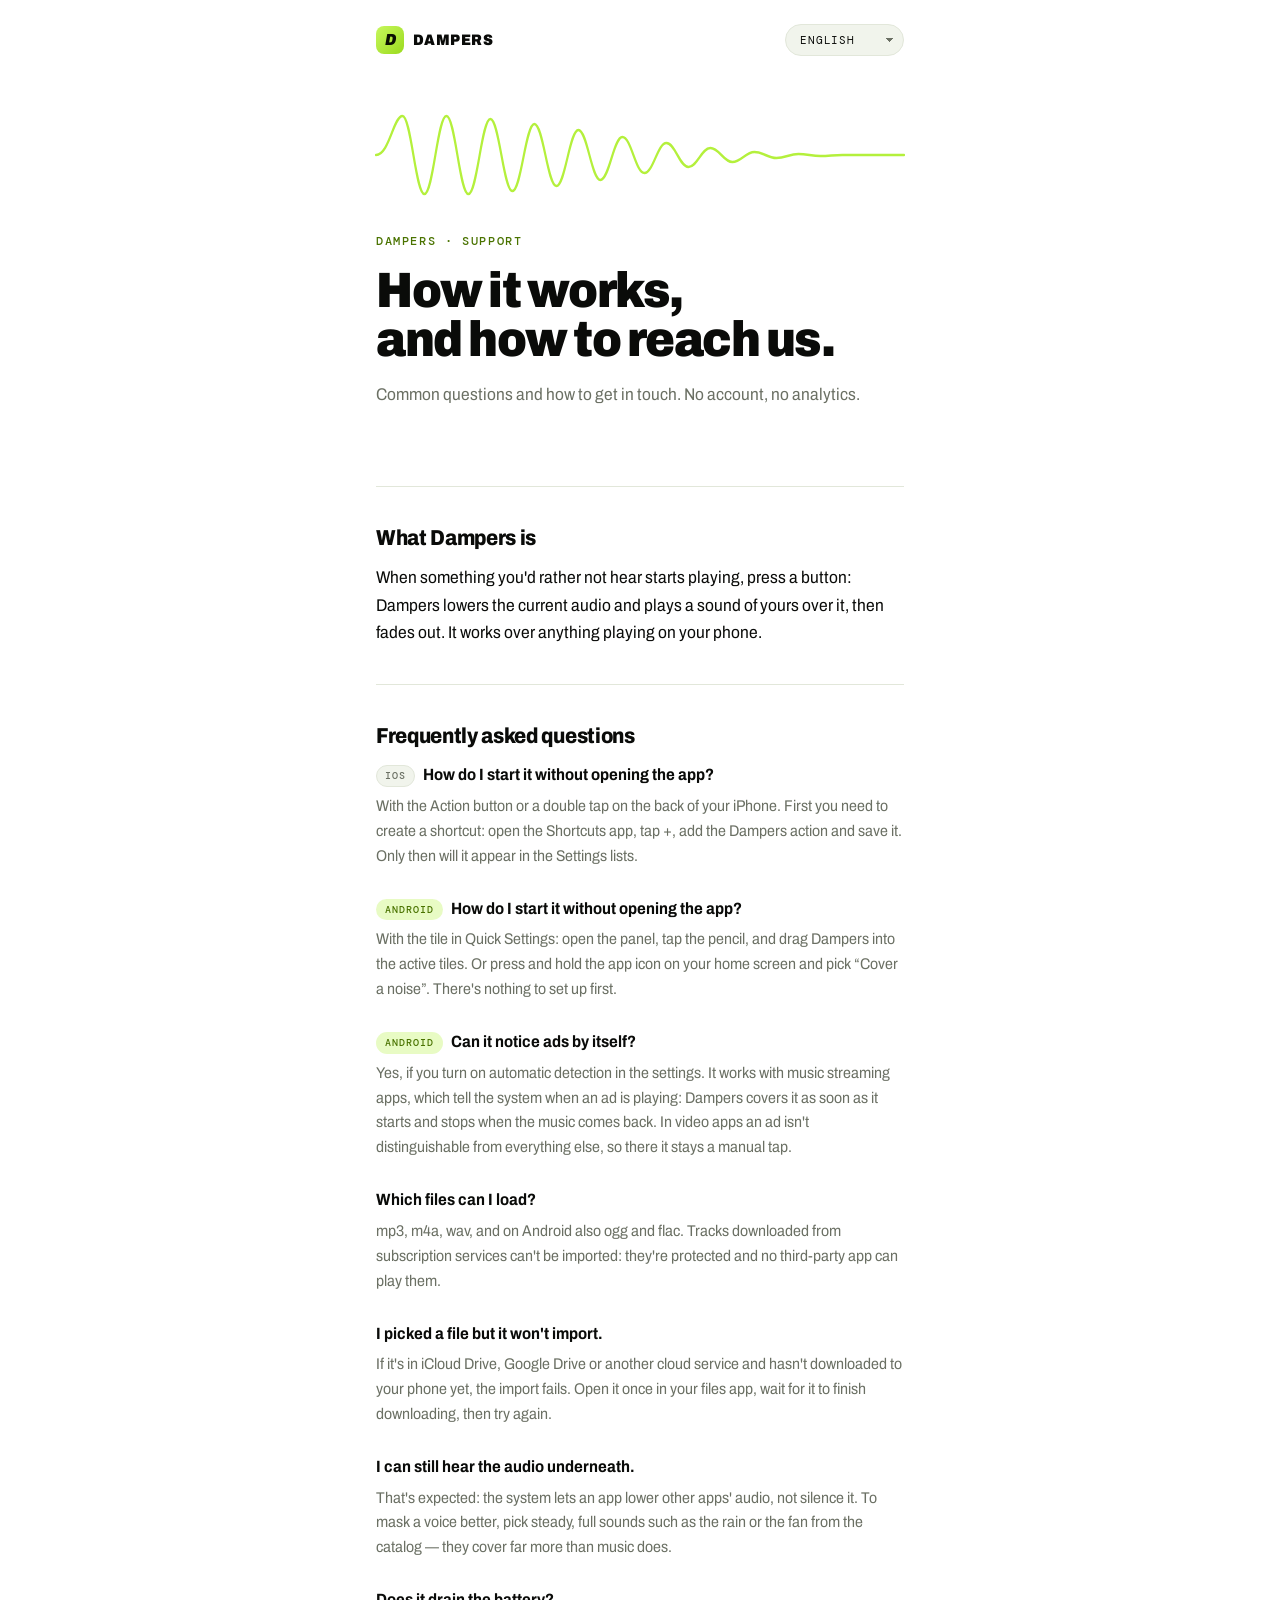
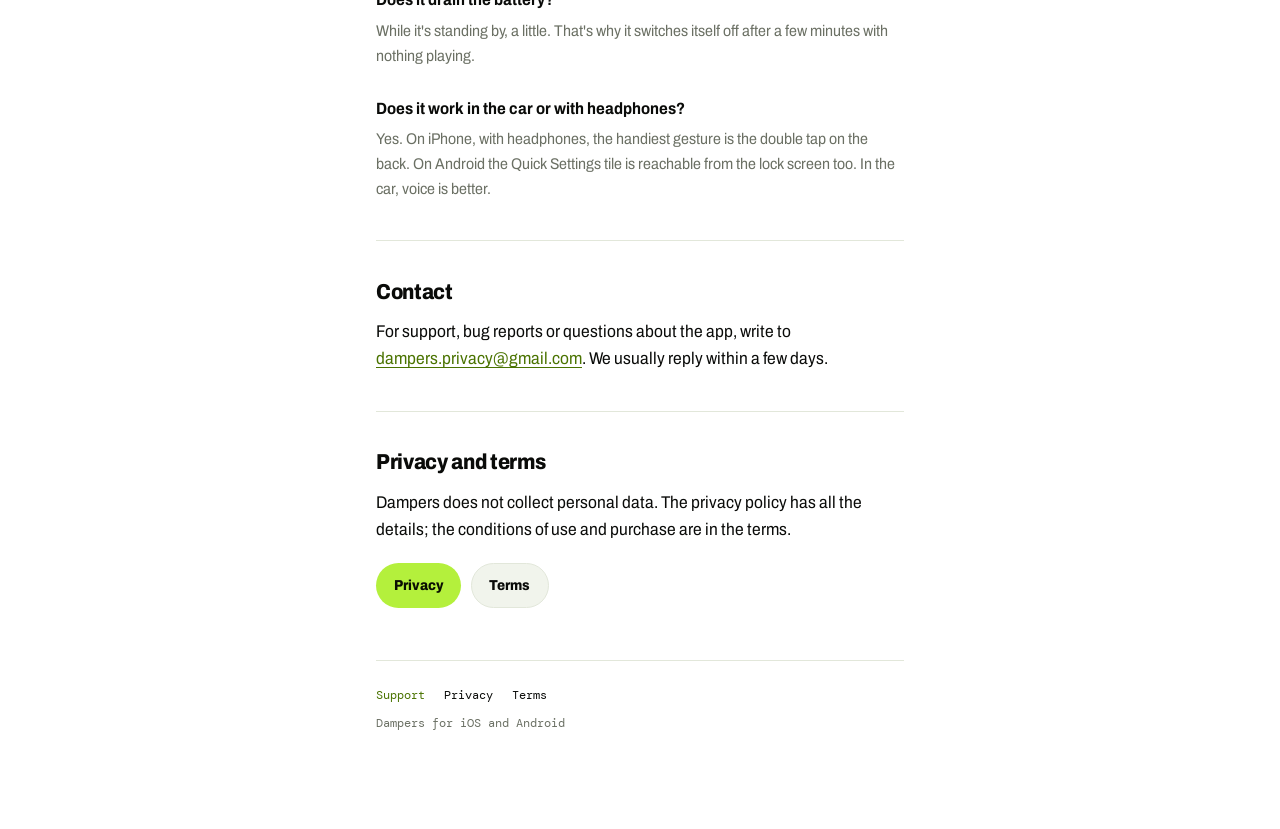
<file: index.html>
<!DOCTYPE html>
<html lang="it">
<head>
<meta charset="utf-8">
<meta name="viewport" content="width=device-width, initial-scale=1">
<meta name="theme-color" content="#0A0B09">
<title>Assistenza · Dampers</title>
<meta name="description" content="Assistenza di Dampers: domande frequenti e contatti.">

<link rel="preconnect" href="https://fonts.googleapis.com">
<link rel="preconnect" href="https://fonts.gstatic.com" crossorigin>
<link href="https://fonts.googleapis.com/css2?family=Archivo:ital,wdth,wght@0,90,400;0,90,600;0,90,700;0,90,800;0,90,900;1,90,900&family=DM+Mono:wght@400;500&display=swap" rel="stylesheet">
<link rel="stylesheet" href="site.css">
</head>

<body>

<div class="wrap">

  <div class="top">
    <a class="brand" href="./"><span class="brand-mark" aria-hidden="true">D</span>Dampers</a>
    <label for="languageSelect" class="visually-hidden">Language</label>
    <select id="languageSelect" class="language-select">
      <option value="it">ITALIANO</option>
      <option value="en">ENGLISH</option>
      <option value="de">DEUTSCH</option>
      <option value="fr">FRANÇAIS</option>
      <option value="es">ESPAÑOL</option>
      <option value="pt">PORTUGUÊS</option>
    </select>
  </div>

  <header>
    <svg class="mark" viewBox="0 0 600 86" aria-hidden="true" preserveAspectRatio="none">
      <path d="M0,43 C15,43 20,4 30,4 C40,4 45,82 55,82 C65,82 70,4 80,4 C90,4 95,82 105,82
               C115,82 120,7 130,7 C140,7 145,79 155,79 C165,79 170,12 180,12
               C190,12 195,74 205,74 C215,74 220,18 230,18 C240,18 245,68 255,68
               C265,68 270,25 280,25 C290,25 295,61 305,61 C315,61 320,31 330,31
               C340,31 345,55 355,55 C365,55 370,36 380,36 C390,36 395,50 405,50
               C415,50 420,40 430,40 C440,40 445,46 455,46 C465,46 470,42 480,42
               C490,42 495,44 505,44 C515,44 520,43 530,43 L600,43"/>
    </svg>

    <p class="eyebrow" data-i18n="eyebrow">Dampers · Assistenza</p>
    <h1 data-i18n="title">Come funziona,<br>e come scriverci.</h1>
    <p class="lede" data-i18n="lede">Le domande più frequenti e i contatti. Nessun account, nessuna analitica.</p>
  </header>

  <section>
    <h2 data-i18n="whatTitle">Cos'è Dampers</h2>
    <p data-i18n="whatText">Quando parte qualcosa che non vuoi sentire, premi un tasto: Dampers abbassa l'audio in corso e ci mette sopra un suono tuo, poi sfuma da solo. Funziona su qualsiasi cosa stia suonando sul telefono.</p>
  </section>

  <section>
    <h2 data-i18n="faqTitle">Domande frequenti</h2>

    <div class="qa">
      <h3><span class="tag">iOS</span><span data-i18n="q1">Come la faccio partire senza aprire l'app?</span></h3>
      <p data-i18n="a1">Con il Tasto Azione o con un doppio tocco sul retro dell'iPhone. Prima però devi creare un comando rapido: apri l'app Comandi Rapidi, tocca +, aggiungi l'azione di Dampers e salvala. Solo dopo comparirà negli elenchi delle Impostazioni.</p>
    </div>

    <div class="qa">
      <h3><span class="tag android">Android</span><span data-i18n="q1b">Come la faccio partire senza aprire l'app?</span></h3>
      <p data-i18n="a1b">Con il riquadro nelle Impostazioni Rapide: apri il pannello, tocca la matita, e trascina Dampers fra i riquadri attivi. Oppure tieni premuta l'icona sulla schermata Home e scegli «Copri un rumore». Non c'è niente da configurare prima.</p>
    </div>

    <div class="qa">
      <h3><span class="tag android">Android</span><span data-i18n="qAuto">Può accorgersi da sola della pubblicità?</span></h3>
      <p data-i18n="aAuto">Sì, se attivi il rilevamento automatico dalle impostazioni. Funziona con le app di musica in streaming, che dichiarano gli annunci al sistema: Dampers copre appena parte la pubblicità e si ferma quando torna la musica. Sulle app video la pubblicità non è distinguibile dal resto, quindi lì resta il tocco manuale.</p>
    </div>

    <div class="qa">
      <h3 data-i18n="q2">Quali file posso caricare?</h3>
      <p data-i18n="a2">mp3, m4a, wav, e su Android anche ogg e flac. I brani scaricati dai servizi in abbonamento non si possono importare: sono protetti e nessuna app di terze parti può riprodurli.</p>
    </div>

    <div class="qa">
      <h3 data-i18n="q3">Ho scelto un file ma non viene importato.</h3>
      <p data-i18n="a3">Se si trova su iCloud Drive, Google Drive o un altro servizio in cloud e non è ancora scaricato sul telefono, l'importazione fallisce. Aprilo una volta nell'app dei file, aspetta che finisca di scaricarsi, e riprova.</p>
    </div>

    <div class="qa">
      <h3 data-i18n="q4">Sento ancora l'audio di sotto.</h3>
      <p data-i18n="a4">È previsto: il sistema permette di attenuare l'audio delle altre app, non di silenziarlo. Per coprire meglio una voce scegli suoni continui e ricchi, come la pioggia o il ventilatore del catalogo: mascherano molto più della musica.</p>
    </div>

    <div class="qa">
      <h3 data-i18n="q5">Consuma batteria?</h3>
      <p data-i18n="a5">Mentre è pronta a intervenire, sì, un po'. Per questo si spegne da sola dopo qualche minuto in cui non sente più nulla in riproduzione.</p>
    </div>

    <div class="qa">
      <h3 data-i18n="q6">Funziona in auto o con le cuffie?</h3>
      <p data-i18n="a6">Sì. Su iPhone, con le cuffie, il gesto più comodo è il doppio tocco sul retro. Su Android il riquadro delle Impostazioni Rapide si raggiunge anche a schermo bloccato. In auto conviene la voce.</p>
    </div>
  </section>

  <section>
    <h2 data-i18n="contactTitle">Contatti</h2>
    <p>
      <span data-i18n="contactText">Per assistenza, segnalazioni o domande sull'app, scrivi a</span>
      <a href="mailto:dampers.privacy@gmail.com">dampers.privacy@gmail.com</a>.
      <span data-i18n="contactReply">Rispondiamo di solito entro pochi giorni.</span>
    </p>
  </section>

  <section>
    <h2 data-i18n="legalTitle">Privacy e termini</h2>
    <p data-i18n="legalText">Dampers non raccoglie dati personali. Trovi tutti i dettagli nell'informativa privacy; le condizioni d'uso e d'acquisto sono nei termini.</p>
    <div class="links">
      <a class="pill" href="privacy" data-i18n="navPrivacy">Privacy</a>
      <a class="pill ghost" href="terms" data-i18n="navTerms">Termini</a>
    </div>
  </section>

  <footer>
    <nav>
      <a href="./" aria-current="page" data-i18n="navSupport">Assistenza</a>
      <a href="privacy" data-i18n="navPrivacy">Privacy</a>
      <a href="terms" data-i18n="navTerms">Termini</a>
    </nav>
    <span data-i18n="platform">Dampers per iOS e Android</span>
  </footer>

</div>

<script>
  const PAGE_TEXT = {

    it: {
      pageTitle: "Assistenza · Dampers",
      description: "Assistenza di Dampers: domande frequenti e contatti.",
      eyebrow: "Dampers · Assistenza",
      title: "Come funziona,<br>e come scriverci.",
      lede: "Le domande più frequenti e i contatti. Nessun account, nessuna analitica.",

      whatTitle: "Cos'è Dampers",
      whatText: "Quando parte qualcosa che non vuoi sentire, premi un tasto: Dampers abbassa l'audio in corso e ci mette sopra un suono tuo, poi sfuma da solo. Funziona su qualsiasi cosa stia suonando sul telefono.",

      faqTitle: "Domande frequenti",
      q1: "Come la faccio partire senza aprire l'app?",
      a1: "Con il Tasto Azione o con un doppio tocco sul retro dell'iPhone. Prima però devi creare un comando rapido: apri l'app Comandi Rapidi, tocca +, aggiungi l'azione di Dampers e salvala. Solo dopo comparirà negli elenchi delle Impostazioni.",
      q1b: "Come la faccio partire senza aprire l'app?",
      a1b: "Con il riquadro nelle Impostazioni Rapide: apri il pannello, tocca la matita, e trascina Dampers fra i riquadri attivi. Oppure tieni premuta l'icona sulla schermata Home e scegli «Copri un rumore». Non c'è niente da configurare prima.",
      qAuto: "Può accorgersi da sola della pubblicità?",
      aAuto: "Sì, se attivi il rilevamento automatico dalle impostazioni. Funziona con le app di musica in streaming, che dichiarano gli annunci al sistema: Dampers copre appena parte la pubblicità e si ferma quando torna la musica. Sulle app video la pubblicità non è distinguibile dal resto, quindi lì resta il tocco manuale.",
      q2: "Quali file posso caricare?",
      a2: "mp3, m4a, wav, e su Android anche ogg e flac. I brani scaricati dai servizi in abbonamento non si possono importare: sono protetti e nessuna app di terze parti può riprodurli.",
      q3: "Ho scelto un file ma non viene importato.",
      a3: "Se si trova su iCloud Drive, Google Drive o un altro servizio in cloud e non è ancora scaricato sul telefono, l'importazione fallisce. Aprilo una volta nell'app dei file, aspetta che finisca di scaricarsi, e riprova.",
      q4: "Sento ancora l'audio di sotto.",
      a4: "È previsto: il sistema permette di attenuare l'audio delle altre app, non di silenziarlo. Per coprire meglio una voce scegli suoni continui e ricchi, come la pioggia o il ventilatore del catalogo: mascherano molto più della musica.",
      q5: "Consuma batteria?",
      a5: "Mentre è pronta a intervenire, sì, un po'. Per questo si spegne da sola dopo qualche minuto in cui non sente più nulla in riproduzione.",
      q6: "Funziona in auto o con le cuffie?",
      a6: "Sì. Su iPhone, con le cuffie, il gesto più comodo è il doppio tocco sul retro. Su Android il riquadro delle Impostazioni Rapide si raggiunge anche a schermo bloccato. In auto conviene la voce.",

      contactTitle: "Contatti",
      contactText: "Per assistenza, segnalazioni o domande sull'app, scrivi a",
      contactReply: "Rispondiamo di solito entro pochi giorni.",

      legalTitle: "Privacy e termini",
      legalText: "Dampers non raccoglie dati personali. Trovi tutti i dettagli nell'informativa privacy; le condizioni d'uso e d'acquisto sono nei termini."
    },

    en: {
      pageTitle: "Support · Dampers",
      description: "Dampers support: frequently asked questions and contact.",
      eyebrow: "Dampers · Support",
      title: "How it works,<br>and how to reach us.",
      lede: "Common questions and how to get in touch. No account, no analytics.",

      whatTitle: "What Dampers is",
      whatText: "When something you'd rather not hear starts playing, press a button: Dampers lowers the current audio and plays a sound of yours over it, then fades out. It works over anything playing on your phone.",

      faqTitle: "Frequently asked questions",
      q1: "How do I start it without opening the app?",
      a1: "With the Action button or a double tap on the back of your iPhone. First you need to create a shortcut: open the Shortcuts app, tap +, add the Dampers action and save it. Only then will it appear in the Settings lists.",
      q1b: "How do I start it without opening the app?",
      a1b: "With the tile in Quick Settings: open the panel, tap the pencil, and drag Dampers into the active tiles. Or press and hold the app icon on your home screen and pick “Cover a noise”. There's nothing to set up first.",
      qAuto: "Can it notice ads by itself?",
      aAuto: "Yes, if you turn on automatic detection in the settings. It works with music streaming apps, which tell the system when an ad is playing: Dampers covers it as soon as it starts and stops when the music comes back. In video apps an ad isn't distinguishable from everything else, so there it stays a manual tap.",
      q2: "Which files can I load?",
      a2: "mp3, m4a, wav, and on Android also ogg and flac. Tracks downloaded from subscription services can't be imported: they're protected and no third-party app can play them.",
      q3: "I picked a file but it won't import.",
      a3: "If it's in iCloud Drive, Google Drive or another cloud service and hasn't downloaded to your phone yet, the import fails. Open it once in your files app, wait for it to finish downloading, then try again.",
      q4: "I can still hear the audio underneath.",
      a4: "That's expected: the system lets an app lower other apps' audio, not silence it. To mask a voice better, pick steady, full sounds such as the rain or the fan from the catalog — they cover far more than music does.",
      q5: "Does it drain the battery?",
      a5: "While it's standing by, a little. That's why it switches itself off after a few minutes with nothing playing.",
      q6: "Does it work in the car or with headphones?",
      a6: "Yes. On iPhone, with headphones, the handiest gesture is the double tap on the back. On Android the Quick Settings tile is reachable from the lock screen too. In the car, voice is better.",

      contactTitle: "Contact",
      contactText: "For support, bug reports or questions about the app, write to",
      contactReply: "We usually reply within a few days.",

      legalTitle: "Privacy and terms",
      legalText: "Dampers does not collect personal data. The privacy policy has all the details; the conditions of use and purchase are in the terms."
    },

    de: {
      pageTitle: "Support · Dampers",
      description: "Dampers-Support: häufige Fragen und Kontakt.",
      eyebrow: "Dampers · Support",
      title: "Wie es funktioniert,<br>und wie du uns erreichst.",
      lede: "Häufige Fragen und Kontakt. Kein Konto, keine Analyse.",

      whatTitle: "Was Dampers ist",
      whatText: "Wenn etwas läuft, das du nicht hören willst, drückst du eine Taste: Dampers senkt den laufenden Ton und legt einen eigenen Klang darüber, der danach ausblendet. Das klappt über allem, was auf dem Telefon spielt.",

      faqTitle: "Häufige Fragen",
      q1: "Wie starte ich es, ohne die App zu öffnen?",
      a1: "Mit der Action Taste oder zweimal Tippen auf die Rückseite des iPhones. Vorher musst du einen Kurzbefehl anlegen: Kurzbefehle-App öffnen, auf + tippen, die Dampers-Aktion hinzufügen und sichern. Erst danach erscheint sie in den Listen der Einstellungen.",
      q1b: "Wie starte ich es, ohne die App zu öffnen?",
      a1b: "Mit der Kachel in den Schnelleinstellungen: Panel öffnen, auf den Stift tippen und Dampers zu den aktiven Kacheln ziehen. Oder das App-Symbol auf dem Startbildschirm gedrückt halten und „Geräusch überdecken“ wählen. Vorher ist nichts einzurichten.",
      qAuto: "Merkt sie Werbung von selbst?",
      aAuto: "Ja, wenn du die automatische Erkennung in den Einstellungen aktivierst. Sie funktioniert mit Musik-Streaming-Apps, die dem System melden, wenn Werbung läuft: Dampers überdeckt sie, sobald sie beginnt, und hört auf, wenn die Musik zurück ist. In Video-Apps ist Werbung nicht vom Rest zu unterscheiden — dort bleibt es beim Tippen von Hand.",
      q2: "Welche Dateien kann ich laden?",
      a2: "mp3, m4a, wav und unter Android auch ogg und flac. Titel aus Abo-Diensten lassen sich nicht importieren: sie sind geschützt, und keine Drittanbieter-App kann sie abspielen.",
      q3: "Ich habe eine Datei gewählt, aber sie wird nicht importiert.",
      a3: "Liegt sie in iCloud Drive, Google Drive oder einem anderen Cloud-Dienst und ist noch nicht aufs Telefon geladen, schlägt der Import fehl. Öffne sie einmal in deiner Dateien-App, warte bis sie geladen ist, und versuch es erneut.",
      q4: "Ich höre den Ton darunter immer noch.",
      a4: "Das ist so vorgesehen: Das System erlaubt es, den Ton anderer Apps zu senken, nicht ihn stummzuschalten. Um eine Stimme besser zu überdecken, nimm gleichmäßige, volle Klänge wie den Regen oder den Ventilator aus dem Katalog — sie überdecken weit mehr als Musik.",
      q5: "Verbraucht es Akku?",
      a5: "Solange es bereitsteht, ein wenig. Deshalb schaltet es sich nach ein paar Minuten ohne laufenden Ton von selbst ab.",
      q6: "Funktioniert es im Auto oder mit Kopfhörern?",
      a6: "Ja. Auf dem iPhone ist mit Kopfhörern das Tippen auf die Rückseite am bequemsten. Unter Android ist die Kachel in den Schnelleinstellungen auch vom Sperrbildschirm aus erreichbar. Im Auto ist die Sprache besser.",

      contactTitle: "Kontakt",
      contactText: "Für Support, Fehlermeldungen oder Fragen zur App schreibe an",
      contactReply: "Wir antworten meist innerhalb weniger Tage.",

      legalTitle: "Datenschutz und Nutzungsbedingungen",
      legalText: "Dampers erhebt keine personenbezogenen Daten. Alle Details stehen in der Datenschutzerklärung; die Nutzungs- und Kaufbedingungen in den Nutzungsbedingungen."
    },

    fr: {
      pageTitle: "Assistance · Dampers",
      description: "Assistance Dampers : questions fréquentes et contact.",
      eyebrow: "Dampers · Assistance",
      title: "Comment ça marche,<br>et comment nous écrire.",
      lede: "Les questions fréquentes et nos contacts. Aucun compte, aucune analyse.",

      whatTitle: "Ce qu'est Dampers",
      whatText: "Quand démarre quelque chose que tu ne veux pas entendre, tu appuies sur une touche : Dampers baisse l'audio en cours et pose l'un de tes sons par-dessus, puis s'estompe tout seul. Ça marche sur n'importe quoi qui joue sur le téléphone.",

      faqTitle: "Questions fréquentes",
      q1: "Comment la lancer sans ouvrir l'app ?",
      a1: "Avec le bouton Action ou deux tapes au dos de l'iPhone. Mais il faut d'abord créer un raccourci : ouvre l'app Raccourcis, touche +, ajoute l'action de Dampers et enregistre-la. Elle n'apparaîtra dans les listes des Réglages qu'ensuite.",
      q1b: "Comment la lancer sans ouvrir l'app ?",
      a1b: "Avec la tuile des réglages rapides : ouvre le panneau, touche le crayon, et fais glisser Dampers parmi les tuiles actives. Ou appuie longuement sur l'icône de l'app sur l'écran d'accueil et choisis « Couvrir un bruit ». Il n'y a rien à configurer avant.",
      qAuto: "Peut-elle repérer les pubs toute seule ?",
      aAuto: "Oui, si tu actives la détection automatique dans les réglages. Elle fonctionne avec les applis de musique en streaming, qui signalent les pubs au système : Dampers couvre dès que la pub commence et s'arrête quand la musique revient. Dans les applis vidéo, la pub ne se distingue pas du reste : là, l'appui manuel reste de mise.",
      q2: "Quels fichiers puis-je charger ?",
      a2: "mp3, m4a, wav, et sur Android aussi ogg et flac. Les morceaux téléchargés depuis les services par abonnement ne peuvent pas être importés : ils sont protégés et aucune app tierce ne peut les lire.",
      q3: "J'ai choisi un fichier mais il ne s'importe pas.",
      a3: "S'il est sur iCloud Drive, Google Drive ou un autre service cloud et pas encore téléchargé sur le téléphone, l'import échoue. Ouvre-le une fois dans ton app de fichiers, attends la fin du téléchargement, puis réessaie.",
      q4: "J'entends encore l'audio en dessous.",
      a4: "C'est prévu : le système permet d'atténuer l'audio des autres apps, pas de le couper. Pour mieux couvrir une voix, choisis des sons continus et pleins comme la pluie ou le ventilateur du catalogue — ils masquent bien plus que la musique.",
      q5: "Est-ce que ça consomme de la batterie ?",
      a5: "Tant qu'elle reste prête, un peu. C'est pour ça qu'elle s'éteint seule après quelques minutes sans rien qui joue.",
      q6: "Ça marche en voiture ou avec un casque ?",
      a6: "Oui. Sur iPhone, avec un casque, le geste le plus pratique est la double tape au dos. Sur Android, la tuile des réglages rapides est accessible même depuis l'écran verrouillé. En voiture, mieux vaut la voix.",

      contactTitle: "Contact",
      contactText: "Pour de l'aide, un signalement ou une question sur l'app, écris à",
      contactReply: "Nous répondons en général sous quelques jours.",

      legalTitle: "Confidentialité et conditions",
      legalText: "Dampers ne collecte aucune donnée personnelle. Tous les détails sont dans la politique de confidentialité ; les conditions d'utilisation et d'achat sont dans les conditions."
    },

    es: {
      pageTitle: "Soporte · Dampers",
      description: "Soporte de Dampers: preguntas frecuentes y contacto.",
      eyebrow: "Dampers · Soporte",
      title: "Cómo funciona,<br>y cómo escribirnos.",
      lede: "Las preguntas más frecuentes y el contacto. Sin cuenta, sin analíticas.",

      whatTitle: "Qué es Dampers",
      whatText: "Cuando empieza algo que no quieres oír, pulsas un botón: Dampers baja el audio en curso y pone encima un sonido tuyo, y luego se desvanece solo. Funciona sobre cualquier cosa que esté sonando en el teléfono.",

      faqTitle: "Preguntas frecuentes",
      q1: "¿Cómo la lanzo sin abrir la app?",
      a1: "Con el botón de acción o con un doble toque en la parte trasera del iPhone. Antes tienes que crear un atajo: abre la app Atajos, toca +, añade la acción de Dampers y guárdala. Solo entonces aparecerá en las listas de Ajustes.",
      q1b: "¿Cómo la lanzo sin abrir la app?",
      a1b: "Con el recuadro de los ajustes rápidos: abre el panel, toca el lápiz y arrastra Dampers entre los recuadros activos. O mantén pulsado el icono de la app en la pantalla de inicio y elige «Cubrir un ruido». No hay nada que configurar antes.",
      qAuto: "¿Puede darse cuenta sola de los anuncios?",
      aAuto: "Sí, si activas la detección automática en los ajustes. Funciona con las apps de música en streaming, que avisan al sistema cuando suena un anuncio: Dampers lo cubre en cuanto empieza y se para cuando vuelve la música. En las apps de vídeo la publicidad no se distingue del resto, así que ahí sigue el toque manual.",
      q2: "¿Qué archivos puedo cargar?",
      a2: "mp3, m4a, wav y, en Android, también ogg y flac. Las canciones descargadas de servicios de suscripción no se pueden importar: están protegidas y ninguna app de terceros puede reproducirlas.",
      q3: "He elegido un archivo pero no se importa.",
      a3: "Si está en iCloud Drive, Google Drive u otro servicio en la nube y aún no se ha descargado al teléfono, la importación falla. Ábrelo una vez en tu app de archivos, espera a que termine de descargarse y vuelve a intentarlo.",
      q4: "Sigo oyendo el audio de debajo.",
      a4: "Es lo previsto: el sistema permite atenuar el audio de otras apps, no silenciarlo. Para tapar mejor una voz elige sonidos continuos y llenos, como la lluvia o el ventilador del catálogo: enmascaran mucho más que la música.",
      q5: "¿Consume batería?",
      a5: "Mientras está lista para actuar, un poco. Por eso se apaga sola tras unos minutos sin nada en reproducción.",
      q6: "¿Funciona en el coche o con auriculares?",
      a6: "Sí. En iPhone, con auriculares, el gesto más cómodo es el doble toque en la parte trasera. En Android el recuadro de los ajustes rápidos se alcanza también con la pantalla bloqueada. En el coche es mejor la voz.",

      contactTitle: "Contacto",
      contactText: "Para soporte, incidencias o dudas sobre la app, escribe a",
      contactReply: "Solemos responder en pocos días.",

      legalTitle: "Privacidad y términos",
      legalText: "Dampers no recopila datos personales. Todos los detalles están en la política de privacidad; las condiciones de uso y de compra están en los términos."
    },

    pt: {
      pageTitle: "Apoio · Dampers",
      description: "Apoio da Dampers: perguntas frequentes e contacto.",
      eyebrow: "Dampers · Apoio",
      title: "Como funciona,<br>e como contactar-nos.",
      lede: "As perguntas mais frequentes e o contacto. Sem conta, sem análises.",

      whatTitle: "O que é a Dampers",
      whatText: "Quando começa algo que não queres ouvir, carregas num botão: a Dampers baixa o áudio em curso e põe por cima um som teu, e depois desvanece sozinha. Funciona sobre qualquer coisa que esteja a tocar no telemóvel.",

      faqTitle: "Perguntas frequentes",
      q1: "Como a ponho a funcionar sem abrir a app?",
      a1: "Com o botão de ação ou com um toque duplo nas costas do iPhone. Antes tens de criar um atalho: abre a app Atalhos, toca em +, adiciona a ação da Dampers e guarda. Só depois aparecerá nas listas das Definições.",
      q1b: "Como a ponho a funcionar sem abrir a app?",
      a1b: "Com o mosaico das definições rápidas: abre o painel, toca no lápis e arrasta a Dampers para os mosaicos ativos. Ou mantém premido o ícone da app no ecrã principal e escolhe «Cobrir um ruído». Não há nada para configurar antes.",
      qAuto: "Consegue dar-se conta da publicidade sozinha?",
      aAuto: "Sim, se ativares a deteção automática nas definições. Funciona com as apps de música em streaming, que declaram os anúncios ao sistema: a Dampers cobre assim que a publicidade começa e para quando a música volta. Nas apps de vídeo a publicidade não se distingue do resto, por isso aí mantém-se o toque manual.",
      q2: "Que ficheiros posso carregar?",
      a2: "mp3, m4a, wav e, no Android, também ogg e flac. As faixas descarregadas de serviços por subscrição não podem ser importadas: estão protegidas e nenhuma app de terceiros as consegue reproduzir.",
      q3: "Escolhi um ficheiro mas não é importado.",
      a3: "Se está no iCloud Drive, no Google Drive ou noutro serviço na nuvem e ainda não foi descarregado para o telemóvel, a importação falha. Abre-o uma vez na tua app de ficheiros, espera que termine de descarregar e tenta de novo.",
      q4: "Continuo a ouvir o áudio por baixo.",
      a4: "É esperado: o sistema permite atenuar o áudio das outras apps, não silenciá-lo. Para tapar melhor uma voz escolhe sons contínuos e cheios, como a chuva ou a ventoinha do catálogo: mascaram muito mais do que a música.",
      q5: "Gasta bateria?",
      a5: "Enquanto está pronta a agir, um pouco. Por isso desliga-se sozinha ao fim de alguns minutos sem nada a tocar.",
      q6: "Funciona no carro ou com auscultadores?",
      a6: "Sim. No iPhone, com auscultadores, o gesto mais prático é o toque duplo nas costas. No Android o mosaico das definições rápidas está acessível mesmo com o ecrã bloqueado. No carro é melhor a voz.",

      contactTitle: "Contacto",
      contactText: "Para apoio, comunicação de problemas ou dúvidas sobre a app, escreve para",
      contactReply: "Costumamos responder em poucos dias.",

      legalTitle: "Privacidade e termos",
      legalText: "A Dampers não recolhe dados pessoais. Todos os detalhes estão na política de privacidade; as condições de utilização e de compra estão nos termos."
    }
  };
</script>
<script src="site.js"></script>

</body>
</html>
</file>
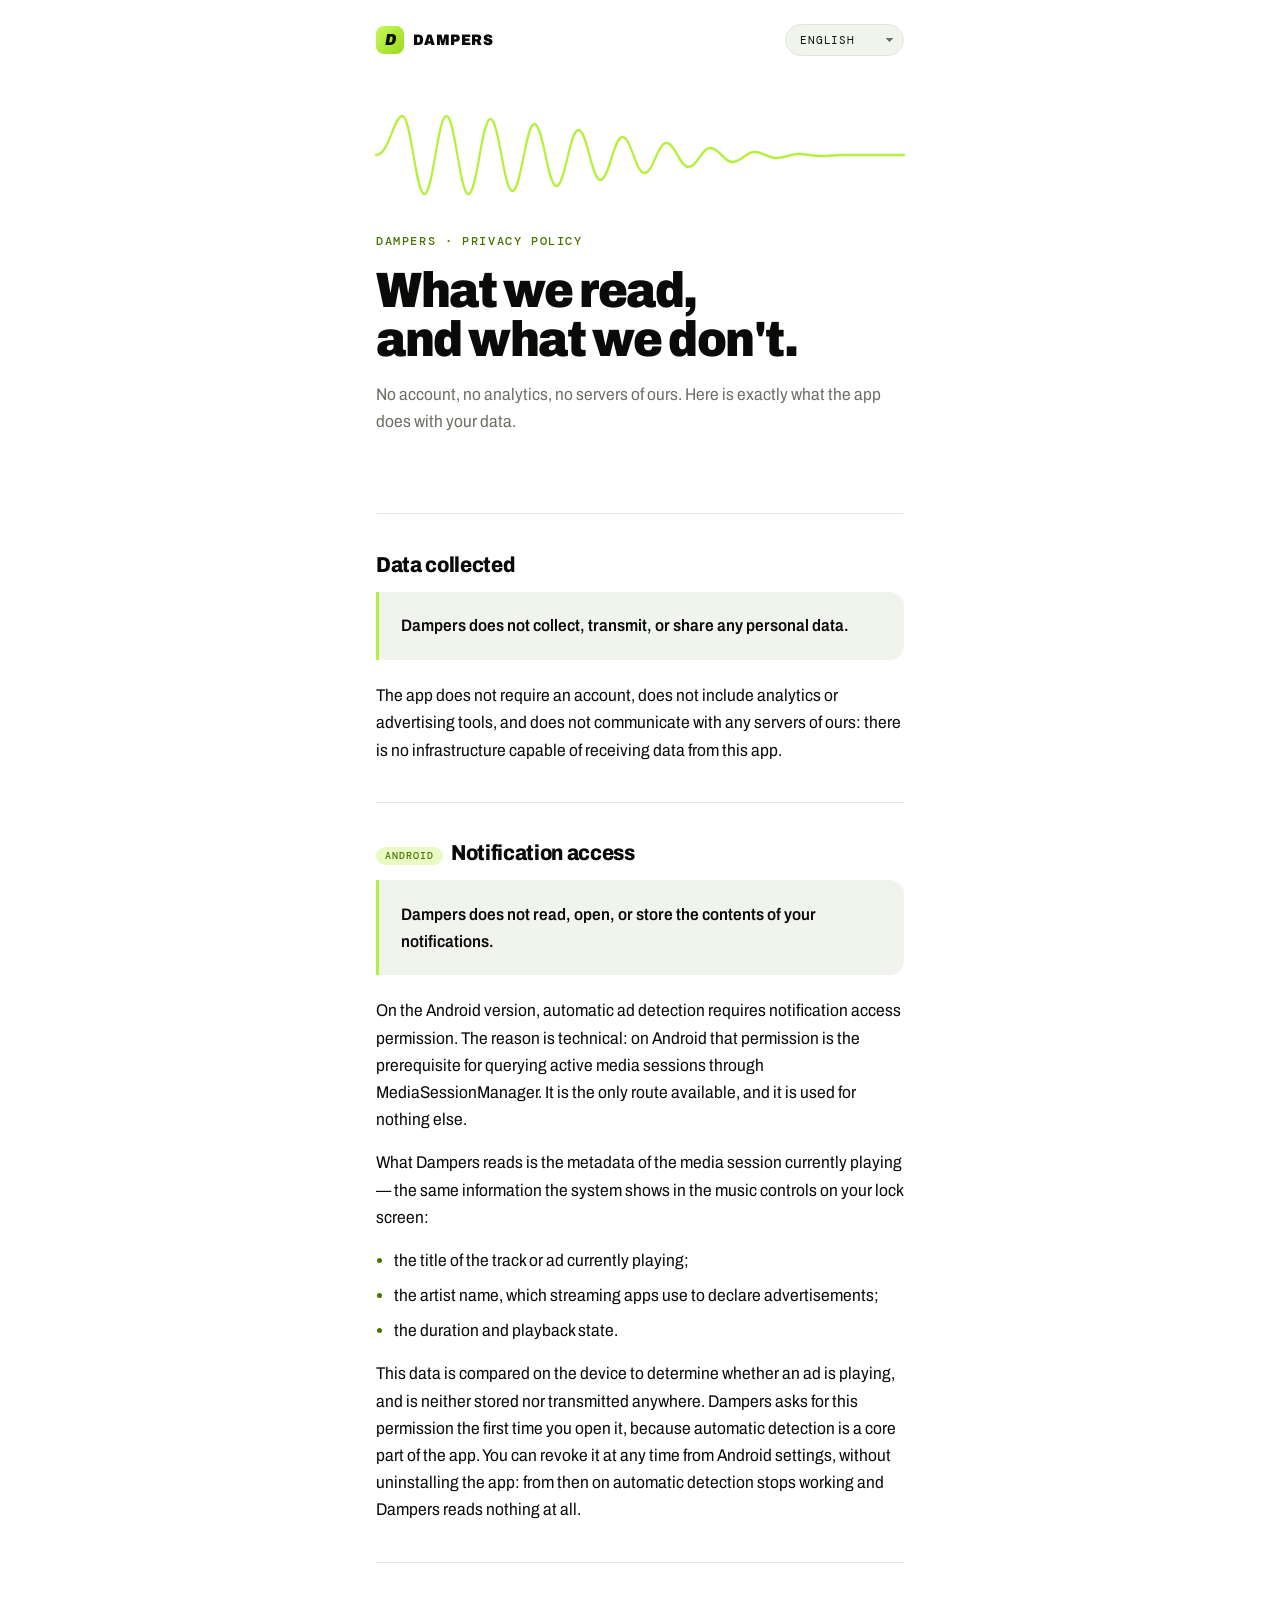
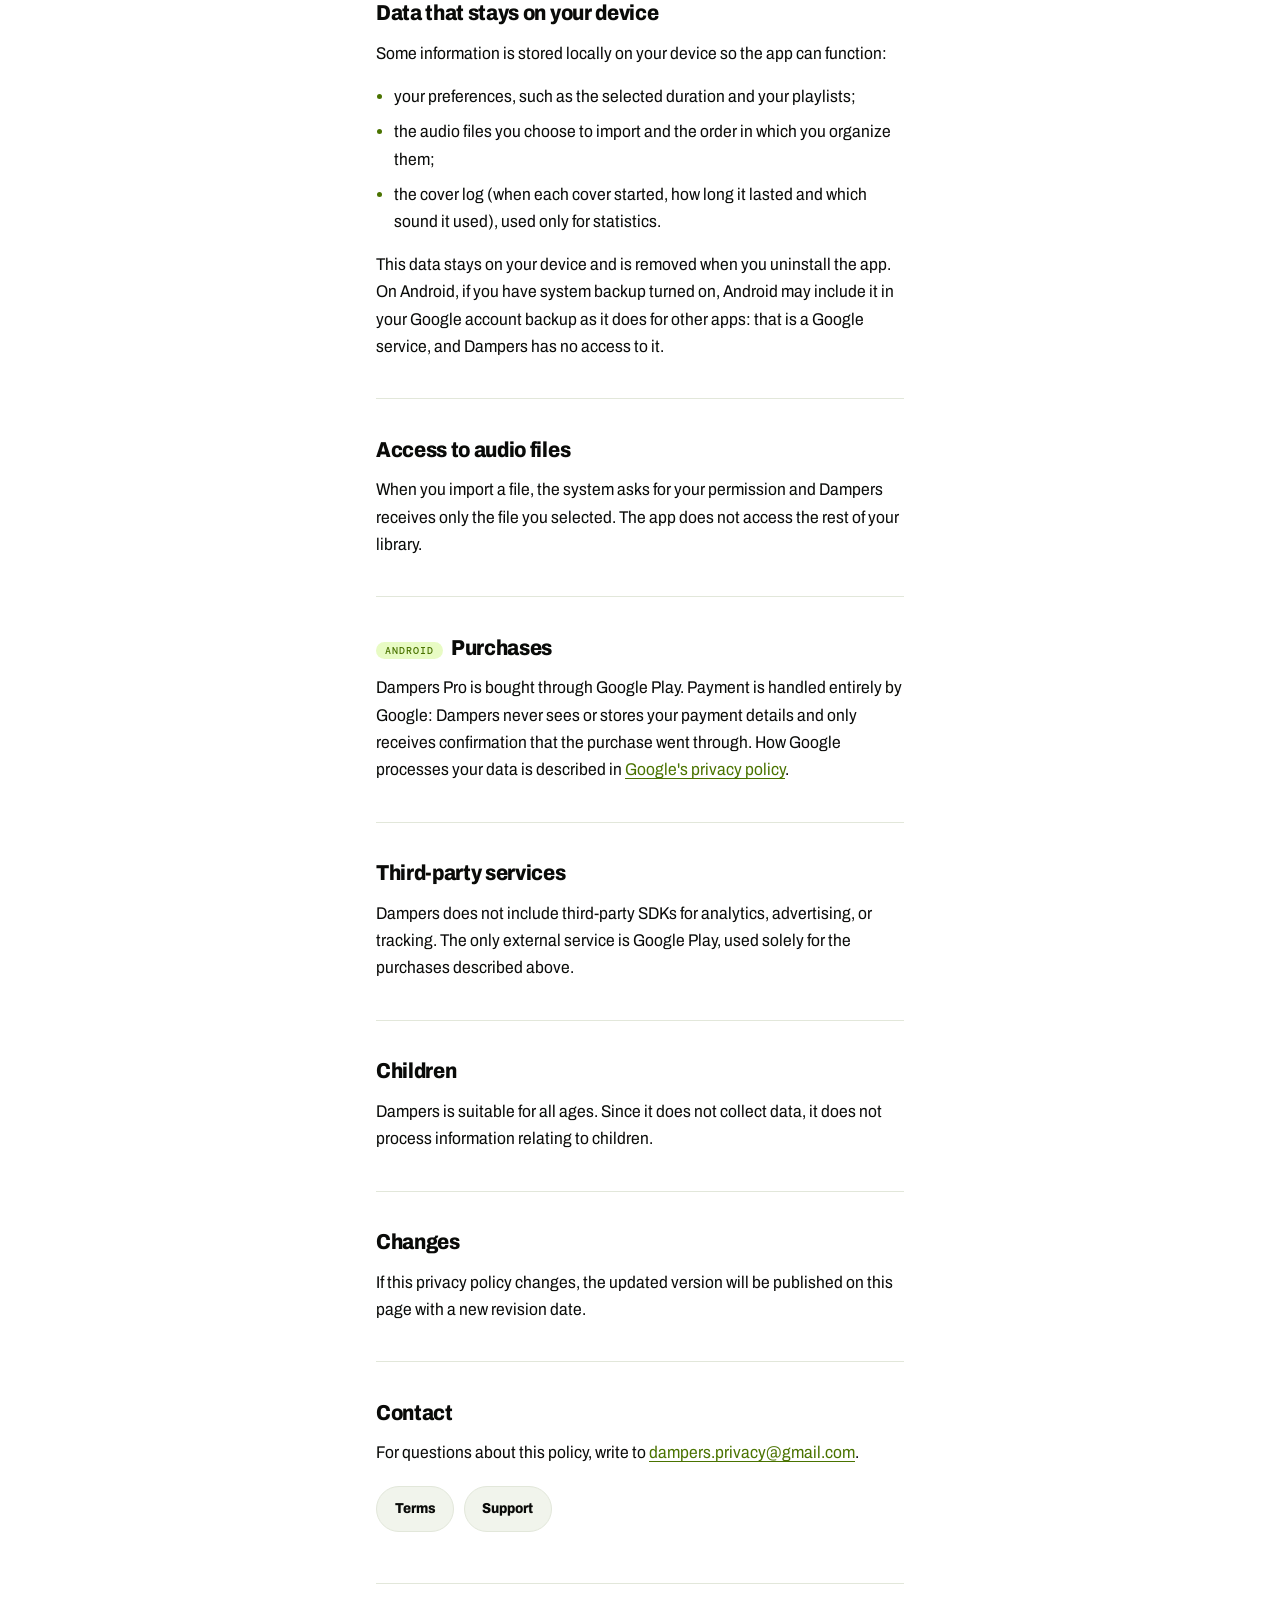
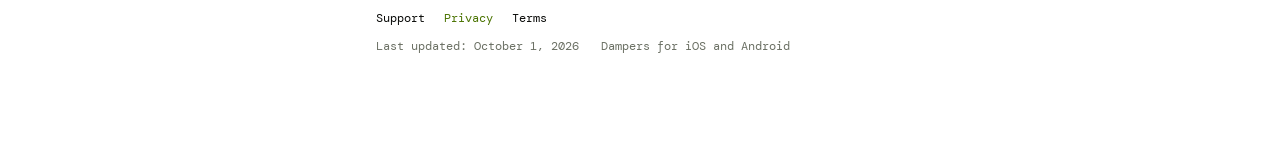
<file: privacy.html>
<!DOCTYPE html>
<html lang="it">
<head>
<meta charset="utf-8">
<meta name="viewport" content="width=device-width, initial-scale=1">
<meta name="theme-color" content="#0A0B09">
<title>Privacy · Dampers</title>
<meta name="description" content="Informativa privacy di Dampers. Nessun dato personale raccolto.">

<link rel="preconnect" href="https://fonts.googleapis.com">
<link rel="preconnect" href="https://fonts.gstatic.com" crossorigin>
<link href="https://fonts.googleapis.com/css2?family=Archivo:ital,wdth,wght@0,90,400;0,90,600;0,90,700;0,90,800;0,90,900;1,90,900&family=DM+Mono:wght@400;500&display=swap" rel="stylesheet">
<link rel="stylesheet" href="site.css">
</head>

<body>

<div class="wrap">

  <div class="top">
    <a class="brand" href="./"><span class="brand-mark" aria-hidden="true">D</span>Dampers</a>
    <label for="languageSelect" class="visually-hidden">Language</label>
    <select id="languageSelect" class="language-select">
      <option value="it">ITALIANO</option>
      <option value="en">ENGLISH</option>
      <option value="de">DEUTSCH</option>
      <option value="fr">FRANÇAIS</option>
      <option value="es">ESPAÑOL</option>
      <option value="pt">PORTUGUÊS</option>
    </select>
  </div>

  <header>
    <svg class="mark" viewBox="0 0 600 86" aria-hidden="true" preserveAspectRatio="none">
      <path d="M0,43 C15,43 20,4 30,4 C40,4 45,82 55,82 C65,82 70,4 80,4 C90,4 95,82 105,82
               C115,82 120,7 130,7 C140,7 145,79 155,79 C165,79 170,12 180,12
               C190,12 195,74 205,74 C215,74 220,18 230,18 C240,18 245,68 255,68
               C265,68 270,25 280,25 C290,25 295,61 305,61 C315,61 320,31 330,31
               C340,31 345,55 355,55 C365,55 370,36 380,36 C390,36 395,50 405,50
               C415,50 420,40 430,40 C440,40 445,46 455,46 C465,46 470,42 480,42
               C490,42 495,44 505,44 C515,44 520,43 530,43 L600,43"/>
    </svg>

    <p class="eyebrow" data-i18n="eyebrow">Dampers · Informativa privacy</p>
    <h1 data-i18n="title">Cosa leggiamo,<br>e cosa no.</h1>
    <p class="lede" data-i18n="lede">Nessun account, nessuna analitica, nessun server nostro. Ecco nel dettaglio cosa fa l'app con i tuoi dati.</p>
  </header>

  <section>
    <h2 data-i18n="dataTitle">Dati raccolti</h2>
    <div class="statement">
      <p data-i18n="dataStatement">Dampers non raccoglie, trasmette o condivide alcun dato personale.</p>
    </div>
    <p data-i18n="dataText">L'app non richiede un account, non integra strumenti di analisi o pubblicità e non comunica con server nostri: non esiste un'infrastruttura in grado di ricevere dati da questa app.</p>
  </section>

  <!--
    SEZIONE CRITICA PER LA REVISIONE GOOGLE PLAY.

    E' qui che si dichiara l'uso di BIND_NOTIFICATION_LISTENER_SERVICE.
    Un revisore che non trova questa sezione respinge la dichiarazione del
    permesso. Deve dire tre cose senza ambiguita': cosa leggiamo, cosa NON
    leggiamo, e che nulla lascia il dispositivo.

    Non spostarla piu' in basso e non fonderla con altre sezioni.
  -->
  <section id="notification-access">
    <h2><span class="tag android">Android</span><span data-i18n="notifTitle">Accesso alle notifiche</span></h2>
    <div class="statement">
      <p data-i18n="notifStatement">Dampers non legge, non apre e non memorizza il contenuto delle tue notifiche.</p>
    </div>
    <p data-i18n="notifText1">Sulla versione Android, il rilevamento automatico della pubblicità richiede il permesso di accesso alle notifiche. Il motivo è tecnico: su Android quel permesso è il prerequisito per interrogare le sessioni multimediali attive tramite MediaSessionManager. È l'unica strada disponibile, e serve solo a questo.</p>
    <p data-i18n="notifText2">Quello che Dampers legge sono i metadati della sessione multimediale in riproduzione, cioè le stesse informazioni che il sistema mostra nei comandi musicali della schermata di blocco:</p>
    <ul>
      <li data-i18n="notifItem1">il titolo del brano o dell'annuncio in riproduzione;</li>
      <li data-i18n="notifItem2">il nome dell'artista, che le app di streaming usano per dichiarare gli annunci pubblicitari;</li>
      <li data-i18n="notifItem3">la durata e lo stato della riproduzione.</li>
    </ul>
    <p data-i18n="notifText3">Questi dati vengono confrontati sul dispositivo per capire se è in corso una pubblicità, e non vengono salvati né trasmessi da nessuna parte. Dampers chiede questo permesso alla prima apertura, perché il rilevamento automatico è una parte centrale dell'app. Puoi revocarlo in qualsiasi momento dalle impostazioni di Android, senza disinstallare l'app: da quel momento il rilevamento automatico smette di funzionare e Dampers non legge più nulla.</p>
  </section>

  <section>
    <h2 data-i18n="localTitle">Dati che restano sul dispositivo</h2>
    <p data-i18n="localIntro">Alcune informazioni vengono salvate localmente sul tuo dispositivo perché l'app funzioni:</p>
    <ul>
      <li data-i18n="localItem1">le tue preferenze, come la durata impostata e le playlist;</li>
      <li data-i18n="localItem2">i file audio che scegli di importare e l'ordine in cui li organizzi;</li>
      <li data-i18n="localItem3">il registro delle coperture (quando sono partite, quanto sono durate e con quale suono), usato solo per le statistiche.</li>
    </ul>
    <p data-i18n="localOutro">Questi dati restano sul dispositivo e vengono rimossi quando disinstalli l'app. Su Android, se hai attivato il backup di sistema, Android può includerli nel backup del tuo account Google come per le altre app: è un servizio di Google, a cui Dampers non ha accesso.</p>
  </section>

  <section>
    <h2 data-i18n="audioTitle">Accesso ai file audio</h2>
    <p data-i18n="audioText">Quando importi un file, il sistema ti chiede il permesso e Dampers riceve solo il file che hai selezionato. L'app non accede al resto della tua libreria.</p>
  </section>

  <section>
    <h2><span class="tag android">Android</span><span data-i18n="purchaseTitle">Acquisti</span></h2>
    <p data-i18n="purchaseText">La versione Pro si acquista tramite Google Play. Il pagamento è gestito interamente da Google: Dampers non vede né conserva i tuoi dati di pagamento e riceve solo la conferma che l'acquisto è avvenuto. Il trattamento dei dati da parte di Google è descritto nella <a href="https://policies.google.com/privacy">privacy policy di Google</a>.</p>
  </section>

  <section>
    <h2 data-i18n="thirdPartyTitle">Servizi di terze parti</h2>
    <p data-i18n="thirdPartyText">Dampers non include SDK di terze parti per analisi, pubblicità o tracciamento. L'unico servizio esterno è Google Play, solo per gli acquisti descritti sopra.</p>
  </section>

  <section>
    <h2 data-i18n="minorsTitle">Minori</h2>
    <p data-i18n="minorsText">Dampers è adatto a qualsiasi età. Poiché non raccoglie dati, non tratta informazioni relative a minori.</p>
  </section>

  <section>
    <h2 data-i18n="changesTitle">Modifiche</h2>
    <p data-i18n="changesText">Se questa informativa cambierà, la versione aggiornata sarà pubblicata su questa pagina con una nuova data di revisione.</p>
  </section>

  <section>
    <h2 data-i18n="contactTitle">Contatti</h2>
    <p>
      <span data-i18n="contactText">Per domande su questa informativa scrivi a</span>
      <a href="mailto:dampers.privacy@gmail.com">dampers.privacy@gmail.com</a>.
    </p>
    <div class="links">
      <a class="pill ghost" href="terms" data-i18n="navTerms">Termini</a>
      <a class="pill ghost" href="./" data-i18n="navSupport">Assistenza</a>
    </div>
  </section>

  <footer>
    <nav>
      <a href="./" data-i18n="navSupport">Assistenza</a>
      <a href="privacy" aria-current="page" data-i18n="navPrivacy">Privacy</a>
      <a href="terms" data-i18n="navTerms">Termini</a>
    </nav>
    <span data-i18n="updated">Ultimo aggiornamento: 1 ottobre 2026</span>
    <span data-i18n="platform">Dampers per iOS e Android</span>
  </footer>

</div>

<script>
  const GOOGLE_PRIVACY = '<a href="https://policies.google.com/privacy">';

  const PAGE_TEXT = {

    it: {
      pageTitle: "Privacy · Dampers",
      description: "Informativa privacy di Dampers. Nessun dato personale raccolto.",
      eyebrow: "Dampers · Informativa privacy",
      title: "Cosa leggiamo,<br>e cosa no.",
      lede: "Nessun account, nessuna analitica, nessun server nostro. Ecco nel dettaglio cosa fa l'app con i tuoi dati.",

      dataTitle: "Dati raccolti",
      dataStatement: "Dampers non raccoglie, trasmette o condivide alcun dato personale.",
      dataText: "L'app non richiede un account, non integra strumenti di analisi o pubblicità e non comunica con server nostri: non esiste un'infrastruttura in grado di ricevere dati da questa app.",

      notifTitle: "Accesso alle notifiche",
      notifStatement: "Dampers non legge, non apre e non memorizza il contenuto delle tue notifiche.",
      notifText1: "Sulla versione Android, il rilevamento automatico della pubblicità richiede il permesso di accesso alle notifiche. Il motivo è tecnico: su Android quel permesso è il prerequisito per interrogare le sessioni multimediali attive tramite MediaSessionManager. È l'unica strada disponibile, e serve solo a questo.",
      notifText2: "Quello che Dampers legge sono i metadati della sessione multimediale in riproduzione, cioè le stesse informazioni che il sistema mostra nei comandi musicali della schermata di blocco:",
      notifItem1: "il titolo del brano o dell'annuncio in riproduzione;",
      notifItem2: "il nome dell'artista, che le app di streaming usano per dichiarare gli annunci pubblicitari;",
      notifItem3: "la durata e lo stato della riproduzione.",
      notifText3: "Questi dati vengono confrontati sul dispositivo per capire se è in corso una pubblicità, e non vengono salvati né trasmessi da nessuna parte. Dampers chiede questo permesso alla prima apertura, perché il rilevamento automatico è una parte centrale dell'app. Puoi revocarlo in qualsiasi momento dalle impostazioni di Android, senza disinstallare l'app: da quel momento il rilevamento automatico smette di funzionare e Dampers non legge più nulla.",

      localTitle: "Dati che restano sul dispositivo",
      localIntro: "Alcune informazioni vengono salvate localmente sul tuo dispositivo perché l'app funzioni:",
      localItem1: "le tue preferenze, come la durata impostata e le playlist;",
      localItem2: "i file audio che scegli di importare e l'ordine in cui li organizzi;",
      localItem3: "il registro delle coperture (quando sono partite, quanto sono durate e con quale suono), usato solo per le statistiche.",
      localOutro: "Questi dati restano sul dispositivo e vengono rimossi quando disinstalli l'app. Su Android, se hai attivato il backup di sistema, Android può includerli nel backup del tuo account Google come per le altre app: è un servizio di Google, a cui Dampers non ha accesso.",

      audioTitle: "Accesso ai file audio",
      audioText: "Quando importi un file, il sistema ti chiede il permesso e Dampers riceve solo il file che hai selezionato. L'app non accede al resto della tua libreria.",

      purchaseTitle: "Acquisti",
      purchaseText: "La versione Pro si acquista tramite Google Play. Il pagamento è gestito interamente da Google: Dampers non vede né conserva i tuoi dati di pagamento e riceve solo la conferma che l'acquisto è avvenuto. Il trattamento dei dati da parte di Google è descritto nella " + GOOGLE_PRIVACY + "privacy policy di Google</a>.",

      thirdPartyTitle: "Servizi di terze parti",
      thirdPartyText: "Dampers non include SDK di terze parti per analisi, pubblicità o tracciamento. L'unico servizio esterno è Google Play, solo per gli acquisti descritti sopra.",

      minorsTitle: "Minori",
      minorsText: "Dampers è adatto a qualsiasi età. Poiché non raccoglie dati, non tratta informazioni relative a minori.",

      changesTitle: "Modifiche",
      changesText: "Se questa informativa cambierà, la versione aggiornata sarà pubblicata su questa pagina con una nuova data di revisione.",

      contactTitle: "Contatti",
      contactText: "Per domande su questa informativa scrivi a",
      updated: "Ultimo aggiornamento: 1 ottobre 2026"
    },

    en: {
      pageTitle: "Privacy · Dampers",
      description: "Dampers privacy policy. No personal data collected.",
      eyebrow: "Dampers · Privacy policy",
      title: "What we read,<br>and what we don't.",
      lede: "No account, no analytics, no servers of ours. Here is exactly what the app does with your data.",

      dataTitle: "Data collected",
      dataStatement: "Dampers does not collect, transmit, or share any personal data.",
      dataText: "The app does not require an account, does not include analytics or advertising tools, and does not communicate with any servers of ours: there is no infrastructure capable of receiving data from this app.",

      notifTitle: "Notification access",
      notifStatement: "Dampers does not read, open, or store the contents of your notifications.",
      notifText1: "On the Android version, automatic ad detection requires notification access permission. The reason is technical: on Android that permission is the prerequisite for querying active media sessions through MediaSessionManager. It is the only route available, and it is used for nothing else.",
      notifText2: "What Dampers reads is the metadata of the media session currently playing — the same information the system shows in the music controls on your lock screen:",
      notifItem1: "the title of the track or ad currently playing;",
      notifItem2: "the artist name, which streaming apps use to declare advertisements;",
      notifItem3: "the duration and playback state.",
      notifText3: "This data is compared on the device to determine whether an ad is playing, and is neither stored nor transmitted anywhere. Dampers asks for this permission the first time you open it, because automatic detection is a core part of the app. You can revoke it at any time from Android settings, without uninstalling the app: from then on automatic detection stops working and Dampers reads nothing at all.",

      localTitle: "Data that stays on your device",
      localIntro: "Some information is stored locally on your device so the app can function:",
      localItem1: "your preferences, such as the selected duration and your playlists;",
      localItem2: "the audio files you choose to import and the order in which you organize them;",
      localItem3: "the cover log (when each cover started, how long it lasted and which sound it used), used only for statistics.",
      localOutro: "This data stays on your device and is removed when you uninstall the app. On Android, if you have system backup turned on, Android may include it in your Google account backup as it does for other apps: that is a Google service, and Dampers has no access to it.",

      audioTitle: "Access to audio files",
      audioText: "When you import a file, the system asks for your permission and Dampers receives only the file you selected. The app does not access the rest of your library.",

      purchaseTitle: "Purchases",
      purchaseText: "Dampers Pro is bought through Google Play. Payment is handled entirely by Google: Dampers never sees or stores your payment details and only receives confirmation that the purchase went through. How Google processes your data is described in " + GOOGLE_PRIVACY + "Google's privacy policy</a>.",

      thirdPartyTitle: "Third-party services",
      thirdPartyText: "Dampers does not include third-party SDKs for analytics, advertising, or tracking. The only external service is Google Play, used solely for the purchases described above.",

      minorsTitle: "Children",
      minorsText: "Dampers is suitable for all ages. Since it does not collect data, it does not process information relating to children.",

      changesTitle: "Changes",
      changesText: "If this privacy policy changes, the updated version will be published on this page with a new revision date.",

      contactTitle: "Contact",
      contactText: "For questions about this policy, write to",
      updated: "Last updated: October 1, 2026"
    },

    de: {
      pageTitle: "Datenschutz · Dampers",
      description: "Datenschutzerklärung von Dampers. Es werden keine personenbezogenen Daten erhoben.",
      eyebrow: "Dampers · Datenschutzerklärung",
      title: "Was wir lesen,<br>und was nicht.",
      lede: "Kein Konto, keine Analyse, keine eigenen Server. Hier steht genau, was die App mit deinen Daten macht.",

      dataTitle: "Erhobene Daten",
      dataStatement: "Dampers erhebt, überträgt oder teilt keine personenbezogenen Daten.",
      dataText: "Die App erfordert kein Benutzerkonto, enthält keine Analyse- oder Werbetools und kommuniziert mit keinen eigenen Servern: Es gibt keine Infrastruktur, die Daten von dieser App empfangen kann.",

      notifTitle: "Benachrichtigungszugriff",
      notifStatement: "Dampers liest, öffnet und speichert den Inhalt deiner Benachrichtigungen nicht.",
      notifText1: "In der Android-Version benötigt die automatische Werbeerkennung die Berechtigung für den Benachrichtigungszugriff. Der Grund ist technisch: Unter Android ist diese Berechtigung die Voraussetzung dafür, aktive Mediensitzungen über MediaSessionManager abzufragen. Es ist der einzige verfügbare Weg, und er dient ausschließlich diesem Zweck.",
      notifText2: "Was Dampers liest, sind die Metadaten der laufenden Mediensitzung — dieselben Angaben, die das System in der Musiksteuerung auf dem Sperrbildschirm anzeigt:",
      notifItem1: "den Titel des laufenden Stücks oder der laufenden Werbung;",
      notifItem2: "den Namen des Interpreten, über den Streaming-Apps Werbung kennzeichnen;",
      notifItem3: "die Länge und den Wiedergabestatus.",
      notifText3: "Diese Angaben werden auf dem Gerät verglichen, um zu erkennen, ob gerade Werbung läuft; sie werden weder gespeichert noch irgendwohin übertragen. Dampers fragt beim ersten Öffnen nach dieser Berechtigung, weil die automatische Erkennung ein zentraler Teil der App ist. Du kannst sie jederzeit in den Android-Einstellungen widerrufen, ohne die App zu deinstallieren: Ab dann funktioniert die automatische Erkennung nicht mehr und Dampers liest gar nichts mehr.",

      localTitle: "Daten, die auf deinem Gerät bleiben",
      localIntro: "Einige Informationen werden lokal auf deinem Gerät gespeichert, damit die App funktioniert:",
      localItem1: "deine Einstellungen, etwa die gewählte Dauer und deine Playlists;",
      localItem2: "die Audiodateien, die du importierst, und die Reihenfolge, in der du sie organisierst;",
      localItem3: "das Protokoll der Überdeckungen (wann sie begonnen haben, wie lange sie dauerten und mit welchem Klang), nur für die Statistiken.",
      localOutro: "Diese Daten bleiben auf dem Gerät und werden beim Deinstallieren der App entfernt. Wenn unter Android die Systemsicherung aktiviert ist, kann Android sie wie bei anderen Apps in die Sicherung deines Google-Kontos aufnehmen: Das ist ein Dienst von Google, auf den Dampers keinen Zugriff hat.",

      audioTitle: "Zugriff auf Audiodateien",
      audioText: "Wenn du eine Datei importierst, bittet das System um deine Erlaubnis und Dampers erhält nur die von dir ausgewählte Datei. Die App greift nicht auf den Rest deiner Mediathek zu.",

      purchaseTitle: "Käufe",
      purchaseText: "Dampers Pro wird über Google Play gekauft. Die Zahlung wird vollständig von Google abgewickelt: Dampers sieht und speichert deine Zahlungsdaten nicht und erhält nur die Bestätigung, dass der Kauf erfolgt ist. Wie Google deine Daten verarbeitet, steht in der " + GOOGLE_PRIVACY + "Datenschutzerklärung von Google</a>.",

      thirdPartyTitle: "Dienste von Drittanbietern",
      thirdPartyText: "Dampers verwendet keine SDKs von Drittanbietern für Analyse, Werbung oder Tracking. Der einzige externe Dienst ist Google Play, ausschließlich für die oben beschriebenen Käufe.",

      minorsTitle: "Minderjährige",
      minorsText: "Dampers ist für alle Altersgruppen geeignet. Da keine Daten erhoben werden, verarbeitet die App keine Informationen über Minderjährige.",

      changesTitle: "Änderungen",
      changesText: "Falls sich diese Datenschutzerklärung ändert, wird die aktualisierte Version auf dieser Seite mit einem neuen Aktualisierungsdatum veröffentlicht.",

      contactTitle: "Kontakt",
      contactText: "Bei Fragen zu dieser Datenschutzerklärung schreibe an",
      updated: "Letzte Aktualisierung: 1. Oktober 2026"
    },

    fr: {
      pageTitle: "Confidentialité · Dampers",
      description: "Politique de confidentialité de Dampers. Aucune donnée personnelle collectée.",
      eyebrow: "Dampers · Politique de confidentialité",
      title: "Ce qu'on lit,<br>et ce qu'on ne lit pas.",
      lede: "Aucun compte, aucune analyse, aucun serveur à nous. Voici en détail ce que l'application fait de vos données.",

      dataTitle: "Données collectées",
      dataStatement: "Dampers ne collecte, ne transmet et ne partage aucune donnée personnelle.",
      dataText: "L'application ne nécessite pas de compte, n'intègre aucun outil d'analyse ou de publicité et ne communique avec aucun serveur à nous : il n'existe aucune infrastructure capable de recevoir des données provenant de cette application.",

      notifTitle: "Accès aux notifications",
      notifStatement: "Dampers ne lit pas, n'ouvre pas et n'enregistre pas le contenu de vos notifications.",
      notifText1: "Sur la version Android, la détection automatique des publicités nécessite l'autorisation d'accès aux notifications. La raison est technique : sur Android, cette autorisation est le prérequis pour interroger les sessions multimédias actives via MediaSessionManager. C'est la seule voie disponible, et elle ne sert qu'à cela.",
      notifText2: "Ce que Dampers lit, ce sont les métadonnées de la session multimédia en cours de lecture — les mêmes informations que le système affiche dans les commandes musicales de l'écran verrouillé :",
      notifItem1: "le titre du morceau ou de la publicité en cours ;",
      notifItem2: "le nom de l'artiste, que les applis de streaming utilisent pour signaler les publicités ;",
      notifItem3: "la durée et l'état de la lecture.",
      notifText3: "Ces données sont comparées sur l'appareil pour déterminer si une publicité est en cours ; elles ne sont ni enregistrées ni transmises où que ce soit. Dampers demande cette autorisation à la première ouverture, car la détection automatique est une partie essentielle de l'application. Vous pouvez la révoquer à tout moment depuis les réglages d'Android, sans désinstaller l'application : dès lors, la détection automatique cesse de fonctionner et Dampers ne lit plus rien.",

      localTitle: "Données conservées sur votre appareil",
      localIntro: "Certaines informations sont enregistrées localement sur votre appareil afin que l'application fonctionne :",
      localItem1: "vos préférences, comme la durée choisie et vos playlists ;",
      localItem2: "les fichiers audio que vous choisissez d'importer et l'ordre dans lequel vous les organisez ;",
      localItem3: "le journal des couvertures (quand elles ont commencé, combien de temps elles ont duré et avec quel son), utilisé uniquement pour les statistiques.",
      localOutro: "Ces données restent sur l'appareil et sont supprimées lorsque vous désinstallez l'application. Sur Android, si la sauvegarde du système est activée, Android peut les inclure dans la sauvegarde de votre compte Google comme pour les autres applications : c'est un service de Google, auquel Dampers n'a pas accès.",

      audioTitle: "Accès aux fichiers audio",
      audioText: "Lorsque vous importez un fichier, le système vous demande votre autorisation et Dampers reçoit uniquement le fichier que vous avez sélectionné. L'application n'accède pas au reste de votre bibliothèque.",

      purchaseTitle: "Achats",
      purchaseText: "Dampers Pro s'achète via Google Play. Le paiement est entièrement géré par Google : Dampers ne voit ni ne conserve vos données de paiement et reçoit seulement la confirmation que l'achat a abouti. Le traitement de vos données par Google est décrit dans les " + GOOGLE_PRIVACY + "règles de confidentialité de Google</a>.",

      thirdPartyTitle: "Services tiers",
      thirdPartyText: "Dampers n'intègre aucun SDK tiers destiné à l'analyse, à la publicité ou au suivi. Le seul service externe est Google Play, uniquement pour les achats décrits ci-dessus.",

      minorsTitle: "Mineurs",
      minorsText: "Dampers convient à tous les âges. Comme aucune donnée n'est collectée, l'application ne traite aucune information concernant les mineurs.",

      changesTitle: "Modifications",
      changesText: "Si cette politique de confidentialité est modifiée, la version mise à jour sera publiée sur cette page avec une nouvelle date de révision.",

      contactTitle: "Contact",
      contactText: "Pour toute question sur cette politique, écrivez à",
      updated: "Dernière mise à jour : 1er octobre 2026"
    },

    es: {
      pageTitle: "Privacidad · Dampers",
      description: "Política de privacidad de Dampers. No se recopilan datos personales.",
      eyebrow: "Dampers · Política de privacidad",
      title: "Qué leemos,<br>y qué no.",
      lede: "Sin cuenta, sin analíticas, sin servidores propios. Aquí está en detalle lo que hace la app con tus datos.",

      dataTitle: "Datos recopilados",
      dataStatement: "Dampers no recopila, transmite ni comparte ningún dato personal.",
      dataText: "La aplicación no requiere una cuenta, no incluye herramientas de análisis o publicidad y no se comunica con servidores propios: no existe ninguna infraestructura capaz de recibir datos de esta aplicación.",

      notifTitle: "Acceso a las notificaciones",
      notifStatement: "Dampers no lee, no abre ni almacena el contenido de tus notificaciones.",
      notifText1: "En la versión de Android, la detección automática de anuncios requiere el permiso de acceso a las notificaciones. El motivo es técnico: en Android ese permiso es el requisito previo para consultar las sesiones multimedia activas mediante MediaSessionManager. Es la única vía disponible y sirve únicamente para eso.",
      notifText2: "Lo que Dampers lee son los metadatos de la sesión multimedia en reproducción, es decir, la misma información que el sistema muestra en los controles de música de la pantalla de bloqueo:",
      notifItem1: "el título de la canción o del anuncio en reproducción;",
      notifItem2: "el nombre del artista, que las apps de streaming usan para declarar los anuncios publicitarios;",
      notifItem3: "la duración y el estado de la reproducción.",
      notifText3: "Estos datos se comparan en el dispositivo para determinar si hay un anuncio en curso, y no se guardan ni se transmiten a ninguna parte. Dampers pide este permiso la primera vez que la abres, porque la detección automática es una parte central de la app. Puedes revocarlo en cualquier momento desde los ajustes de Android, sin desinstalar la app: a partir de ese momento la detección automática deja de funcionar y Dampers no lee nada.",

      localTitle: "Datos que permanecen en tu dispositivo",
      localIntro: "Algunos datos se almacenan localmente en tu dispositivo para que la aplicación funcione:",
      localItem1: "tus preferencias, como la duración elegida y tus listas;",
      localItem2: "los archivos de audio que eliges importar y el orden en el que los organizas;",
      localItem3: "el registro de coberturas (cuándo empezaron, cuánto duraron y con qué sonido), usado solo para las estadísticas.",
      localOutro: "Estos datos permanecen en el dispositivo y se eliminan cuando desinstalas la aplicación. En Android, si tienes activada la copia de seguridad del sistema, Android puede incluirlos en la copia de tu cuenta de Google como hace con las demás apps: es un servicio de Google al que Dampers no tiene acceso.",

      audioTitle: "Acceso a archivos de audio",
      audioText: "Cuando importas un archivo, el sistema solicita tu permiso y Dampers recibe únicamente el archivo que has seleccionado. La aplicación no accede al resto de tu biblioteca.",

      purchaseTitle: "Compras",
      purchaseText: "Dampers Pro se compra a través de Google Play. El pago lo gestiona íntegramente Google: Dampers no ve ni guarda tus datos de pago y solo recibe la confirmación de que la compra se ha realizado. Cómo trata Google tus datos se explica en la " + GOOGLE_PRIVACY + "política de privacidad de Google</a>.",

      thirdPartyTitle: "Servicios de terceros",
      thirdPartyText: "Dampers no incluye SDK de terceros para análisis, publicidad o seguimiento. El único servicio externo es Google Play, solo para las compras descritas arriba.",

      minorsTitle: "Menores",
      minorsText: "Dampers es adecuada para todas las edades. Como no recopila datos, no procesa información relacionada con menores.",

      changesTitle: "Cambios",
      changesText: "Si esta política de privacidad cambia, la versión actualizada se publicará en esta página con una nueva fecha de revisión.",

      contactTitle: "Contacto",
      contactText: "Para dudas sobre esta política, escribe a",
      updated: "Última actualización: 1 de octubre de 2026"
    },

    pt: {
      pageTitle: "Privacidade · Dampers",
      description: "Política de privacidade da Dampers. Nenhum dado pessoal é recolhido.",
      eyebrow: "Dampers · Política de privacidade",
      title: "O que lemos,<br>e o que não.",
      lede: "Sem conta, sem análises, sem servidores nossos. Aqui está em detalhe o que a app faz com os teus dados.",

      dataTitle: "Dados recolhidos",
      dataStatement: "A Dampers não recolhe, transmite nem partilha quaisquer dados pessoais.",
      dataText: "A aplicação não requer uma conta, não inclui ferramentas de análise ou publicidade e não comunica com servidores nossos: não existe qualquer infraestrutura capaz de receber dados desta aplicação.",

      notifTitle: "Acesso às notificações",
      notifStatement: "A Dampers não lê, não abre nem guarda o conteúdo das tuas notificações.",
      notifText1: "Na versão Android, a deteção automática de publicidade requer a permissão de acesso às notificações. A razão é técnica: no Android essa permissão é o pré-requisito para consultar as sessões multimédia ativas através do MediaSessionManager. É a única via disponível e serve apenas para isso.",
      notifText2: "O que a Dampers lê são os metadados da sessão multimédia em reprodução, ou seja, as mesmas informações que o sistema mostra nos controlos de música do ecrã de bloqueio:",
      notifItem1: "o título da faixa ou do anúncio em reprodução;",
      notifItem2: "o nome do artista, que as apps de streaming usam para declarar os anúncios publicitários;",
      notifItem3: "a duração e o estado da reprodução.",
      notifText3: "Estes dados são comparados no dispositivo para perceber se está a decorrer publicidade, e não são guardados nem transmitidos para lado nenhum. A Dampers pede esta permissão na primeira vez que a abres, porque a deteção automática é uma parte central da app. Podes revogá-la a qualquer momento nas definições do Android, sem desinstalar a app: a partir daí a deteção automática deixa de funcionar e a Dampers não lê nada.",

      localTitle: "Dados que permanecem no dispositivo",
      localIntro: "Algumas informações são guardadas localmente no teu dispositivo para que a aplicação funcione:",
      localItem1: "as tuas preferências, como a duração escolhida e as tuas playlists;",
      localItem2: "os ficheiros de áudio que escolhes importar e a ordem em que os organizas;",
      localItem3: "o registo das coberturas (quando começaram, quanto duraram e com que som), usado apenas para as estatísticas.",
      localOutro: "Estes dados permanecem no dispositivo e são removidos quando desinstalas a aplicação. No Android, se tiveres a cópia de segurança do sistema ativada, o Android pode incluí-los na cópia da tua conta Google, tal como faz com as outras apps: é um serviço da Google, ao qual a Dampers não tem acesso.",

      audioTitle: "Acesso aos ficheiros de áudio",
      audioText: "Quando importas um ficheiro, o sistema pede a tua autorização e a Dampers recebe apenas o ficheiro que selecionaste. A aplicação não acede ao resto da tua biblioteca.",

      purchaseTitle: "Compras",
      purchaseText: "A Dampers Pro compra-se através do Google Play. O pagamento é gerido inteiramente pela Google: a Dampers não vê nem guarda os teus dados de pagamento e recebe apenas a confirmação de que a compra foi feita. A forma como a Google trata os teus dados está descrita na " + GOOGLE_PRIVACY + "política de privacidade da Google</a>.",

      thirdPartyTitle: "Serviços de terceiros",
      thirdPartyText: "A Dampers não inclui SDKs de terceiros para análise, publicidade ou rastreamento. O único serviço externo é o Google Play, apenas para as compras descritas acima.",

      minorsTitle: "Menores",
      minorsText: "A Dampers é adequada para todas as idades. Como não recolhe dados, não processa informações relativas a menores.",

      changesTitle: "Alterações",
      changesText: "Se esta política de privacidade for alterada, a versão atualizada será publicada nesta página com uma nova data de revisão.",

      contactTitle: "Contacto",
      contactText: "Para dúvidas sobre esta política, escreve para",
      updated: "Última atualização: 1 de outubro de 2026"
    }
  };
</script>
<script src="site.js"></script>

</body>
</html>
</file>
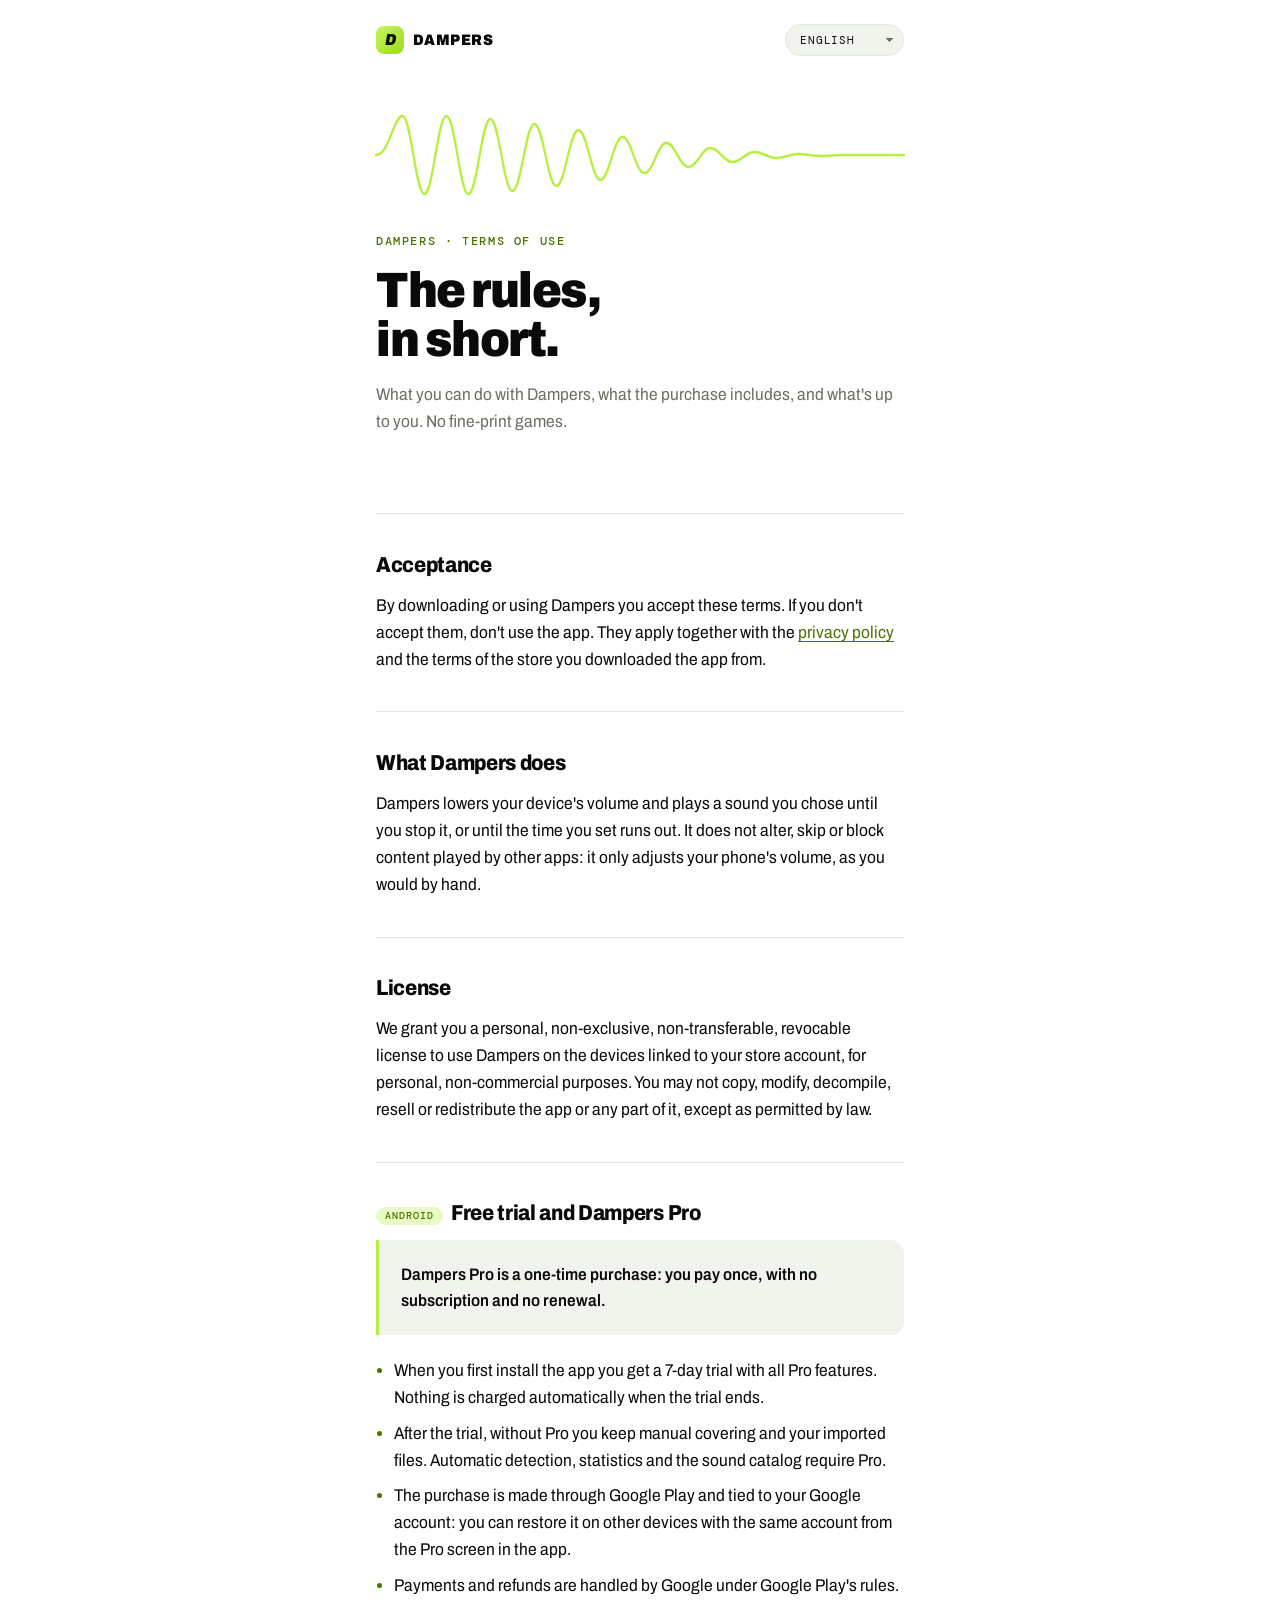
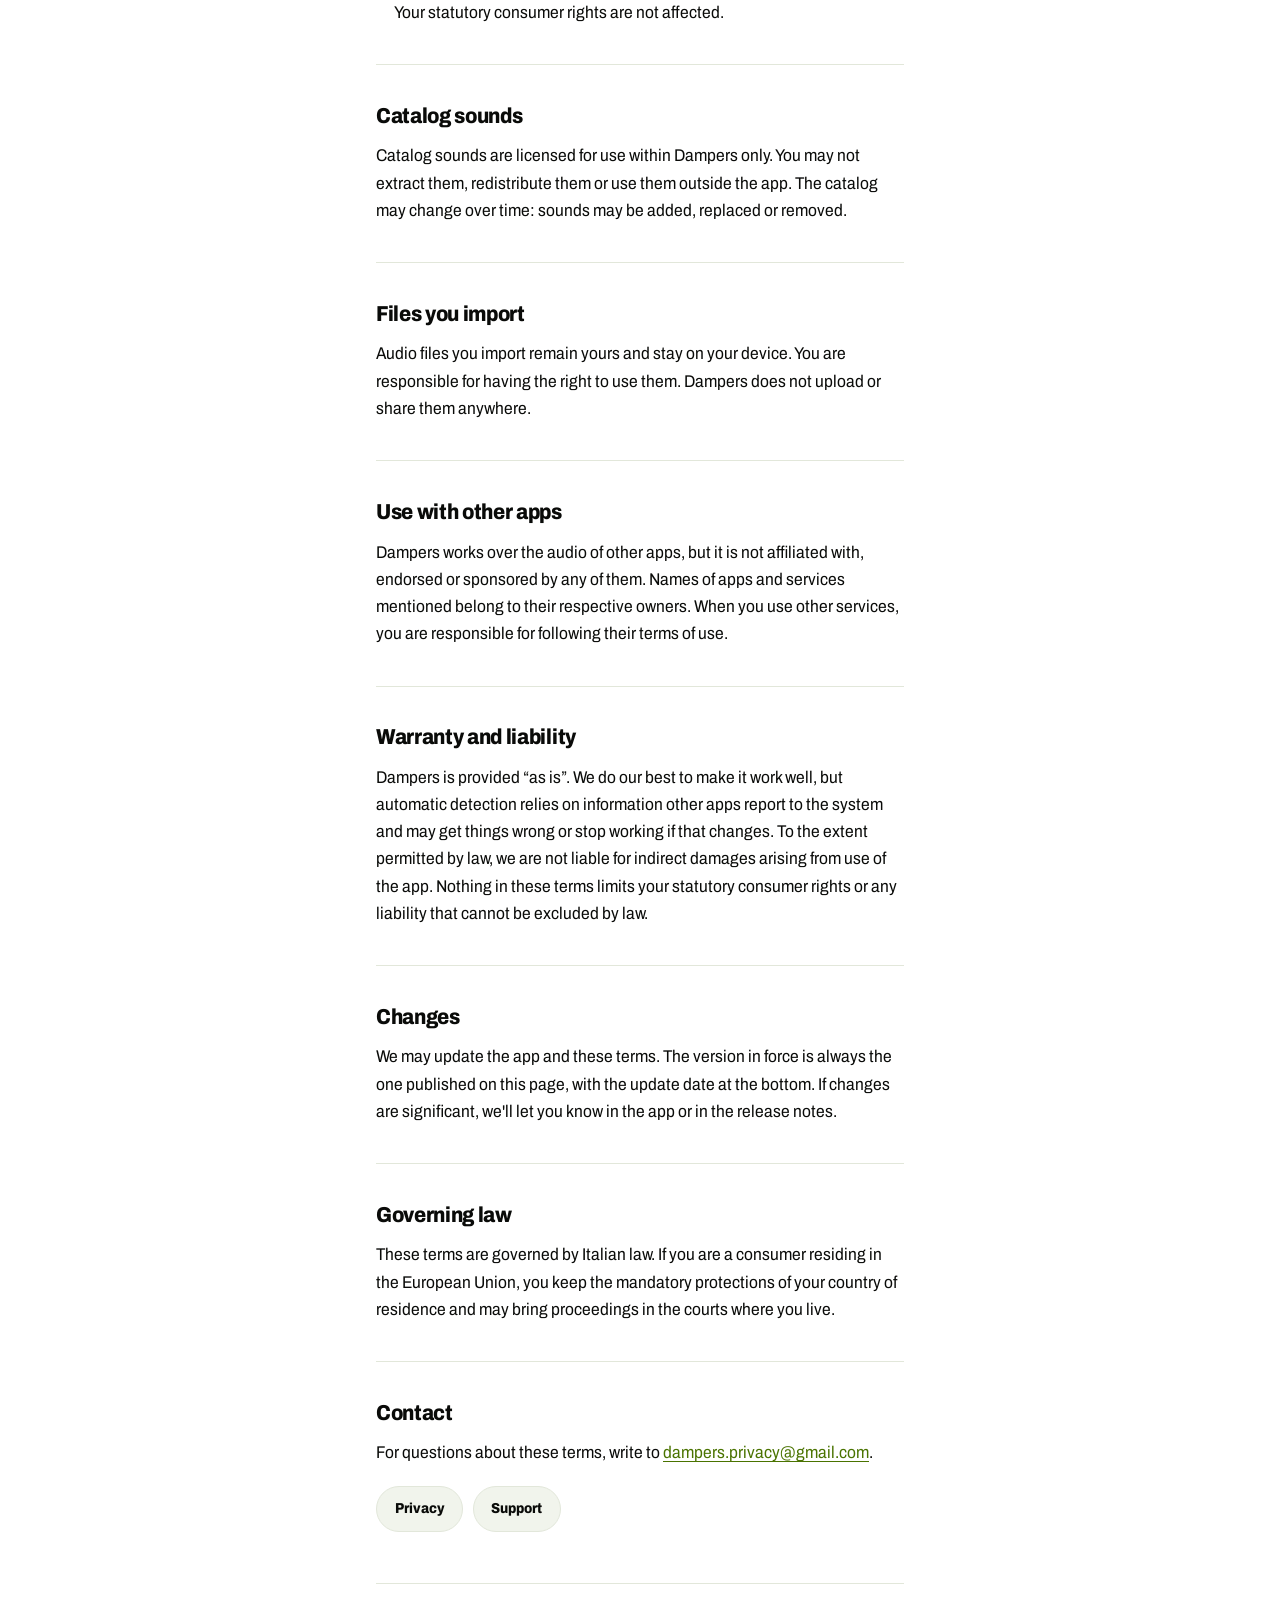
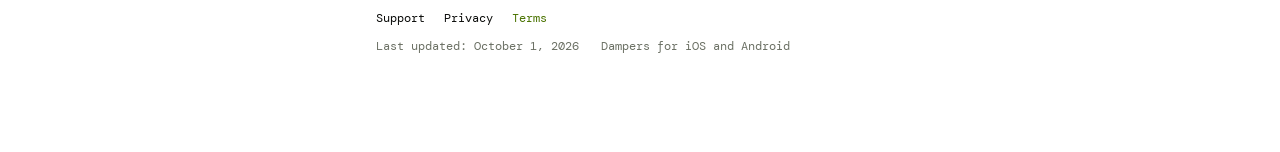
<file: terms.html>
<!DOCTYPE html>
<html lang="it">
<head>
<meta charset="utf-8">
<meta name="viewport" content="width=device-width, initial-scale=1">
<meta name="theme-color" content="#0A0B09">
<title>Termini · Dampers</title>
<meta name="description" content="Termini d'uso e d'acquisto di Dampers.">

<link rel="preconnect" href="https://fonts.googleapis.com">
<link rel="preconnect" href="https://fonts.gstatic.com" crossorigin>
<link href="https://fonts.googleapis.com/css2?family=Archivo:ital,wdth,wght@0,90,400;0,90,600;0,90,700;0,90,800;0,90,900;1,90,900&family=DM+Mono:wght@400;500&display=swap" rel="stylesheet">
<link rel="stylesheet" href="site.css">
</head>

<body>

<div class="wrap">

  <div class="top">
    <a class="brand" href="./"><span class="brand-mark" aria-hidden="true">D</span>Dampers</a>
    <label for="languageSelect" class="visually-hidden">Language</label>
    <select id="languageSelect" class="language-select">
      <option value="it">ITALIANO</option>
      <option value="en">ENGLISH</option>
      <option value="de">DEUTSCH</option>
      <option value="fr">FRANÇAIS</option>
      <option value="es">ESPAÑOL</option>
      <option value="pt">PORTUGUÊS</option>
    </select>
  </div>

  <header>
    <svg class="mark" viewBox="0 0 600 86" aria-hidden="true" preserveAspectRatio="none">
      <path d="M0,43 C15,43 20,4 30,4 C40,4 45,82 55,82 C65,82 70,4 80,4 C90,4 95,82 105,82
               C115,82 120,7 130,7 C140,7 145,79 155,79 C165,79 170,12 180,12
               C190,12 195,74 205,74 C215,74 220,18 230,18 C240,18 245,68 255,68
               C265,68 270,25 280,25 C290,25 295,61 305,61 C315,61 320,31 330,31
               C340,31 345,55 355,55 C365,55 370,36 380,36 C390,36 395,50 405,50
               C415,50 420,40 430,40 C440,40 445,46 455,46 C465,46 470,42 480,42
               C490,42 495,44 505,44 C515,44 520,43 530,43 L600,43"/>
    </svg>

    <p class="eyebrow" data-i18n="eyebrow">Dampers · Termini d'uso</p>
    <h1 data-i18n="title">Le regole,<br>in breve.</h1>
    <p class="lede" data-i18n="lede">Cosa puoi fare con Dampers, cosa include l'acquisto e cosa resta a carico tuo. Senza giri di parole.</p>
  </header>

  <section>
    <h2 data-i18n="acceptTitle">Accettazione</h2>
    <p data-i18n="acceptText">Scaricando o usando Dampers accetti questi termini. Se non li accetti, non usare l'app. Valgono insieme all'<a href="privacy">informativa privacy</a> e alle condizioni dello store da cui hai scaricato l'app.</p>
  </section>

  <section>
    <h2 data-i18n="serviceTitle">Cosa fa Dampers</h2>
    <p data-i18n="serviceText">Dampers abbassa il volume del dispositivo e riproduce un suono scelto da te finché non decidi di fermarlo, o finché non termina il tempo impostato. Non modifica, non salta e non blocca i contenuti riprodotti dalle altre app: regola soltanto il volume del tuo telefono, come faresti a mano.</p>
  </section>

  <section>
    <h2 data-i18n="licenseTitle">Licenza d'uso</h2>
    <p data-i18n="licenseText">Ti concediamo una licenza personale, non esclusiva, non trasferibile e revocabile per usare Dampers sui dispositivi associati al tuo account dello store, per scopi personali e non commerciali. Non puoi copiare, modificare, decompilare, rivendere o ridistribuire l'app o parti di essa, salvo quanto consentito dalla legge.</p>
  </section>

  <section>
    <h2><span class="tag android">Android</span><span data-i18n="proTitle">Prova gratuita e Dampers Pro</span></h2>
    <div class="statement">
      <p data-i18n="proStatement">Dampers Pro è un acquisto unico: paghi una volta, nessun abbonamento e nessun rinnovo.</p>
    </div>
    <ul>
      <li data-i18n="proItem1">Alla prima installazione hai 7 giorni di prova con tutte le funzioni Pro. Alla fine della prova non viene addebitato nulla in automatico.</li>
      <li data-i18n="proItem2">Dopo la prova, senza Pro restano disponibili la copertura manuale e i tuoi file importati. Il rilevamento automatico, le statistiche e il catalogo dei suoni richiedono Pro.</li>
      <li data-i18n="proItem3">L'acquisto avviene tramite Google Play ed è legato al tuo account Google: puoi ripristinarlo sugli altri dispositivi con lo stesso account, dalla schermata Pro dell'app.</li>
      <li data-i18n="proItem4">Pagamenti e rimborsi sono gestiti da Google secondo le regole di Google Play. Restano salvi i diritti che la legge ti riconosce come consumatore.</li>
    </ul>
  </section>

  <section>
    <h2 data-i18n="catalogTitle">Suoni del catalogo</h2>
    <p data-i18n="catalogText">I suoni del catalogo sono concessi in licenza solo per l'uso all'interno di Dampers. Non puoi estrarli, ridistribuirli o usarli fuori dall'app. Il catalogo può cambiare nel tempo: alcuni suoni possono essere aggiunti, sostituiti o rimossi.</p>
  </section>

  <section>
    <h2 data-i18n="importTitle">File che importi</h2>
    <p data-i18n="importText">I file audio che importi restano tuoi e restano sul tuo dispositivo. Sei responsabile di avere il diritto di usarli. Dampers non li carica da nessuna parte e non li condivide.</p>
  </section>

  <section>
    <h2 data-i18n="otherAppsTitle">Uso con altre app</h2>
    <p data-i18n="otherAppsText">Dampers funziona sopra l'audio di altre app, ma non è affiliato, approvato o sponsorizzato da nessuna di esse. I nomi delle app e dei servizi citati appartengono ai rispettivi proprietari. Quando usi altri servizi, sei tenuto a rispettarne le condizioni d'uso.</p>
  </section>

  <section>
    <h2 data-i18n="warrantyTitle">Garanzie e responsabilità</h2>
    <p data-i18n="warrantyText">Dampers è fornito «così com'è». Facciamo il possibile perché funzioni bene, ma il rilevamento automatico si basa sulle informazioni che le altre app comunicano al sistema e può sbagliare o smettere di funzionare se queste cambiano. Nei limiti consentiti dalla legge, non rispondiamo di danni indiretti derivanti dall'uso dell'app. Nulla in questi termini limita i diritti che la legge ti riconosce come consumatore, né la responsabilità che la legge non permette di escludere.</p>
  </section>

  <section>
    <h2 data-i18n="changesTitle">Modifiche</h2>
    <p data-i18n="changesText">Possiamo aggiornare l'app e questi termini. La versione in vigore è sempre quella pubblicata su questa pagina, con la data di aggiornamento in fondo. Se le modifiche sono rilevanti, te lo segnaleremo nell'app o nelle note di aggiornamento.</p>
  </section>

  <section>
    <h2 data-i18n="lawTitle">Legge applicabile</h2>
    <p data-i18n="lawText">Questi termini sono regolati dalla legge italiana. Se sei un consumatore residente nell'Unione europea, mantieni comunque le tutele obbligatorie del tuo paese di residenza e puoi rivolgerti al giudice del luogo in cui risiedi.</p>
  </section>

  <section>
    <h2 data-i18n="contactTitle">Contatti</h2>
    <p>
      <span data-i18n="contactText">Per domande su questi termini scrivi a</span>
      <a href="mailto:dampers.privacy@gmail.com">dampers.privacy@gmail.com</a>.
    </p>
    <div class="links">
      <a class="pill ghost" href="privacy" data-i18n="navPrivacy">Privacy</a>
      <a class="pill ghost" href="./" data-i18n="navSupport">Assistenza</a>
    </div>
  </section>

  <footer>
    <nav>
      <a href="./" data-i18n="navSupport">Assistenza</a>
      <a href="privacy" data-i18n="navPrivacy">Privacy</a>
      <a href="terms" aria-current="page" data-i18n="navTerms">Termini</a>
    </nav>
    <span data-i18n="updated">Ultimo aggiornamento: 1 ottobre 2026</span>
    <span data-i18n="platform">Dampers per iOS e Android</span>
  </footer>

</div>

<script>
  const PAGE_TEXT = {

    it: {
      pageTitle: "Termini · Dampers",
      description: "Termini d'uso e d'acquisto di Dampers.",
      eyebrow: "Dampers · Termini d'uso",
      title: "Le regole,<br>in breve.",
      lede: "Cosa puoi fare con Dampers, cosa include l'acquisto e cosa resta a carico tuo. Senza giri di parole.",

      acceptTitle: "Accettazione",
      acceptText: "Scaricando o usando Dampers accetti questi termini. Se non li accetti, non usare l'app. Valgono insieme all'<a href=\"privacy\">informativa privacy</a> e alle condizioni dello store da cui hai scaricato l'app.",

      serviceTitle: "Cosa fa Dampers",
      serviceText: "Dampers abbassa il volume del dispositivo e riproduce un suono scelto da te finché non decidi di fermarlo, o finché non termina il tempo impostato. Non modifica, non salta e non blocca i contenuti riprodotti dalle altre app: regola soltanto il volume del tuo telefono, come faresti a mano.",

      licenseTitle: "Licenza d'uso",
      licenseText: "Ti concediamo una licenza personale, non esclusiva, non trasferibile e revocabile per usare Dampers sui dispositivi associati al tuo account dello store, per scopi personali e non commerciali. Non puoi copiare, modificare, decompilare, rivendere o ridistribuire l'app o parti di essa, salvo quanto consentito dalla legge.",

      proTitle: "Prova gratuita e Dampers Pro",
      proStatement: "Dampers Pro è un acquisto unico: paghi una volta, nessun abbonamento e nessun rinnovo.",
      proItem1: "Alla prima installazione hai 7 giorni di prova con tutte le funzioni Pro. Alla fine della prova non viene addebitato nulla in automatico.",
      proItem2: "Dopo la prova, senza Pro restano disponibili la copertura manuale e i tuoi file importati. Il rilevamento automatico, le statistiche e il catalogo dei suoni richiedono Pro.",
      proItem3: "L'acquisto avviene tramite Google Play ed è legato al tuo account Google: puoi ripristinarlo sugli altri dispositivi con lo stesso account, dalla schermata Pro dell'app.",
      proItem4: "Pagamenti e rimborsi sono gestiti da Google secondo le regole di Google Play. Restano salvi i diritti che la legge ti riconosce come consumatore.",

      catalogTitle: "Suoni del catalogo",
      catalogText: "I suoni del catalogo sono concessi in licenza solo per l'uso all'interno di Dampers. Non puoi estrarli, ridistribuirli o usarli fuori dall'app. Il catalogo può cambiare nel tempo: alcuni suoni possono essere aggiunti, sostituiti o rimossi.",

      importTitle: "File che importi",
      importText: "I file audio che importi restano tuoi e restano sul tuo dispositivo. Sei responsabile di avere il diritto di usarli. Dampers non li carica da nessuna parte e non li condivide.",

      otherAppsTitle: "Uso con altre app",
      otherAppsText: "Dampers funziona sopra l'audio di altre app, ma non è affiliato, approvato o sponsorizzato da nessuna di esse. I nomi delle app e dei servizi citati appartengono ai rispettivi proprietari. Quando usi altri servizi, sei tenuto a rispettarne le condizioni d'uso.",

      warrantyTitle: "Garanzie e responsabilità",
      warrantyText: "Dampers è fornito «così com'è». Facciamo il possibile perché funzioni bene, ma il rilevamento automatico si basa sulle informazioni che le altre app comunicano al sistema e può sbagliare o smettere di funzionare se queste cambiano. Nei limiti consentiti dalla legge, non rispondiamo di danni indiretti derivanti dall'uso dell'app. Nulla in questi termini limita i diritti che la legge ti riconosce come consumatore, né la responsabilità che la legge non permette di escludere.",

      changesTitle: "Modifiche",
      changesText: "Possiamo aggiornare l'app e questi termini. La versione in vigore è sempre quella pubblicata su questa pagina, con la data di aggiornamento in fondo. Se le modifiche sono rilevanti, te lo segnaleremo nell'app o nelle note di aggiornamento.",

      lawTitle: "Legge applicabile",
      lawText: "Questi termini sono regolati dalla legge italiana. Se sei un consumatore residente nell'Unione europea, mantieni comunque le tutele obbligatorie del tuo paese di residenza e puoi rivolgerti al giudice del luogo in cui risiedi.",

      contactTitle: "Contatti",
      contactText: "Per domande su questi termini scrivi a",
      updated: "Ultimo aggiornamento: 1 ottobre 2026"
    },

    en: {
      pageTitle: "Terms · Dampers",
      description: "Dampers terms of use and purchase.",
      eyebrow: "Dampers · Terms of use",
      title: "The rules,<br>in short.",
      lede: "What you can do with Dampers, what the purchase includes, and what's up to you. No fine-print games.",

      acceptTitle: "Acceptance",
      acceptText: "By downloading or using Dampers you accept these terms. If you don't accept them, don't use the app. They apply together with the <a href=\"privacy\">privacy policy</a> and the terms of the store you downloaded the app from.",

      serviceTitle: "What Dampers does",
      serviceText: "Dampers lowers your device's volume and plays a sound you chose until you stop it, or until the time you set runs out. It does not alter, skip or block content played by other apps: it only adjusts your phone's volume, as you would by hand.",

      licenseTitle: "License",
      licenseText: "We grant you a personal, non-exclusive, non-transferable, revocable license to use Dampers on the devices linked to your store account, for personal, non-commercial purposes. You may not copy, modify, decompile, resell or redistribute the app or any part of it, except as permitted by law.",

      proTitle: "Free trial and Dampers Pro",
      proStatement: "Dampers Pro is a one-time purchase: you pay once, with no subscription and no renewal.",
      proItem1: "When you first install the app you get a 7-day trial with all Pro features. Nothing is charged automatically when the trial ends.",
      proItem2: "After the trial, without Pro you keep manual covering and your imported files. Automatic detection, statistics and the sound catalog require Pro.",
      proItem3: "The purchase is made through Google Play and tied to your Google account: you can restore it on other devices with the same account from the Pro screen in the app.",
      proItem4: "Payments and refunds are handled by Google under Google Play's rules. Your statutory consumer rights are not affected.",

      catalogTitle: "Catalog sounds",
      catalogText: "Catalog sounds are licensed for use within Dampers only. You may not extract them, redistribute them or use them outside the app. The catalog may change over time: sounds may be added, replaced or removed.",

      importTitle: "Files you import",
      importText: "Audio files you import remain yours and stay on your device. You are responsible for having the right to use them. Dampers does not upload or share them anywhere.",

      otherAppsTitle: "Use with other apps",
      otherAppsText: "Dampers works over the audio of other apps, but it is not affiliated with, endorsed or sponsored by any of them. Names of apps and services mentioned belong to their respective owners. When you use other services, you are responsible for following their terms of use.",

      warrantyTitle: "Warranty and liability",
      warrantyText: "Dampers is provided “as is”. We do our best to make it work well, but automatic detection relies on information other apps report to the system and may get things wrong or stop working if that changes. To the extent permitted by law, we are not liable for indirect damages arising from use of the app. Nothing in these terms limits your statutory consumer rights or any liability that cannot be excluded by law.",

      changesTitle: "Changes",
      changesText: "We may update the app and these terms. The version in force is always the one published on this page, with the update date at the bottom. If changes are significant, we'll let you know in the app or in the release notes.",

      lawTitle: "Governing law",
      lawText: "These terms are governed by Italian law. If you are a consumer residing in the European Union, you keep the mandatory protections of your country of residence and may bring proceedings in the courts where you live.",

      contactTitle: "Contact",
      contactText: "For questions about these terms, write to",
      updated: "Last updated: October 1, 2026"
    },

    de: {
      pageTitle: "Nutzungsbedingungen · Dampers",
      description: "Nutzungs- und Kaufbedingungen von Dampers.",
      eyebrow: "Dampers · Nutzungsbedingungen",
      title: "Die Regeln,<br>kurz gefasst.",
      lede: "Was du mit Dampers machen darfst, was der Kauf umfasst und was bei dir liegt. Ohne Kleingedrucktes.",

      acceptTitle: "Zustimmung",
      acceptText: "Mit dem Herunterladen oder Verwenden von Dampers stimmst du diesen Bedingungen zu. Wenn du nicht zustimmst, verwende die App nicht. Sie gelten zusammen mit der <a href=\"privacy\">Datenschutzerklärung</a> und den Bedingungen des Stores, aus dem du die App geladen hast.",

      serviceTitle: "Was Dampers macht",
      serviceText: "Dampers senkt die Lautstärke deines Geräts und spielt einen von dir gewählten Klang, bis du ihn stoppst oder die eingestellte Zeit abläuft. Es verändert, überspringt oder blockiert keine Inhalte anderer Apps: Es regelt nur die Lautstärke deines Telefons, so wie du es von Hand tun würdest.",

      licenseTitle: "Lizenz",
      licenseText: "Wir gewähren dir eine persönliche, nicht ausschließliche, nicht übertragbare und widerrufliche Lizenz, Dampers auf den mit deinem Store-Konto verbundenen Geräten für private, nicht kommerzielle Zwecke zu nutzen. Du darfst die App oder Teile davon nicht kopieren, verändern, dekompilieren, weiterverkaufen oder weiterverbreiten, soweit das Gesetz es nicht erlaubt.",

      proTitle: "Kostenlose Testphase und Dampers Pro",
      proStatement: "Dampers Pro ist ein Einmalkauf: Du zahlst einmal, ohne Abo und ohne Verlängerung.",
      proItem1: "Bei der ersten Installation erhältst du eine 7-tägige Testphase mit allen Pro-Funktionen. Am Ende der Testphase wird nichts automatisch berechnet.",
      proItem2: "Nach der Testphase bleiben ohne Pro das manuelle Überdecken und deine importierten Dateien verfügbar. Automatische Erkennung, Statistiken und der Klangkatalog erfordern Pro.",
      proItem3: "Der Kauf erfolgt über Google Play und ist an dein Google-Konto gebunden: Du kannst ihn auf anderen Geräten mit demselben Konto über den Pro-Bildschirm der App wiederherstellen.",
      proItem4: "Zahlungen und Erstattungen wickelt Google nach den Regeln von Google Play ab. Deine gesetzlichen Verbraucherrechte bleiben unberührt.",

      catalogTitle: "Klänge aus dem Katalog",
      catalogText: "Die Klänge aus dem Katalog sind nur zur Nutzung innerhalb von Dampers lizenziert. Du darfst sie nicht extrahieren, weiterverbreiten oder außerhalb der App verwenden. Der Katalog kann sich ändern: Klänge können hinzugefügt, ersetzt oder entfernt werden.",

      importTitle: "Dateien, die du importierst",
      importText: "Importierte Audiodateien bleiben deine und bleiben auf deinem Gerät. Du bist dafür verantwortlich, sie verwenden zu dürfen. Dampers lädt sie nirgendwohin hoch und teilt sie nicht.",

      otherAppsTitle: "Nutzung mit anderen Apps",
      otherAppsText: "Dampers arbeitet über dem Ton anderer Apps, ist aber mit keiner von ihnen verbunden, von keiner genehmigt oder gesponsert. Die Namen genannter Apps und Dienste gehören ihren jeweiligen Inhabern. Wenn du andere Dienste nutzt, bist du dafür verantwortlich, deren Nutzungsbedingungen einzuhalten.",

      warrantyTitle: "Gewährleistung und Haftung",
      warrantyText: "Dampers wird „wie besehen“ bereitgestellt. Wir tun unser Bestes, damit es gut funktioniert, aber die automatische Erkennung beruht auf Angaben, die andere Apps an das System melden, und kann sich irren oder ausfallen, wenn sich diese ändern. Soweit gesetzlich zulässig, haften wir nicht für mittelbare Schäden aus der Nutzung der App. Nichts in diesen Bedingungen schränkt deine gesetzlichen Verbraucherrechte oder eine Haftung ein, die gesetzlich nicht ausgeschlossen werden kann.",

      changesTitle: "Änderungen",
      changesText: "Wir können die App und diese Bedingungen aktualisieren. Es gilt immer die auf dieser Seite veröffentlichte Fassung, mit dem Aktualisierungsdatum unten. Bei wesentlichen Änderungen informieren wir dich in der App oder in den Versionshinweisen.",

      lawTitle: "Anwendbares Recht",
      lawText: "Diese Bedingungen unterliegen italienischem Recht. Wenn du als Verbraucher in der Europäischen Union wohnst, behältst du die zwingenden Schutzvorschriften deines Wohnsitzlandes und kannst vor den Gerichten deines Wohnorts klagen.",

      contactTitle: "Kontakt",
      contactText: "Bei Fragen zu diesen Bedingungen schreibe an",
      updated: "Letzte Aktualisierung: 1. Oktober 2026"
    },

    fr: {
      pageTitle: "Conditions · Dampers",
      description: "Conditions d'utilisation et d'achat de Dampers.",
      eyebrow: "Dampers · Conditions d'utilisation",
      title: "Les règles,<br>en bref.",
      lede: "Ce que tu peux faire avec Dampers, ce que comprend l'achat et ce qui reste de ton ressort. Sans petits caractères.",

      acceptTitle: "Acceptation",
      acceptText: "En téléchargeant ou en utilisant Dampers, tu acceptes ces conditions. Si tu ne les acceptes pas, n'utilise pas l'application. Elles s'appliquent avec la <a href=\"privacy\">politique de confidentialité</a> et les conditions du store depuis lequel tu as téléchargé l'application.",

      serviceTitle: "Ce que fait Dampers",
      serviceText: "Dampers baisse le volume de ton appareil et joue un son que tu as choisi jusqu'à ce que tu l'arrêtes, ou jusqu'à la fin du temps réglé. Il ne modifie, ne saute ni ne bloque les contenus lus par les autres applications : il règle seulement le volume de ton téléphone, comme tu le ferais à la main.",

      licenseTitle: "Licence",
      licenseText: "Nous t'accordons une licence personnelle, non exclusive, non transférable et révocable pour utiliser Dampers sur les appareils associés à ton compte du store, à des fins personnelles et non commerciales. Tu ne peux pas copier, modifier, décompiler, revendre ou redistribuer l'application ou une partie de celle-ci, sauf dans la mesure permise par la loi.",

      proTitle: "Essai gratuit et Dampers Pro",
      proStatement: "Dampers Pro est un achat unique : tu paies une fois, sans abonnement ni renouvellement.",
      proItem1: "À la première installation, tu as 7 jours d'essai avec toutes les fonctions Pro. Rien n'est facturé automatiquement à la fin de l'essai.",
      proItem2: "Après l'essai, sans Pro, tu gardes la couverture manuelle et tes fichiers importés. La détection automatique, les statistiques et le catalogue de sons nécessitent Pro.",
      proItem3: "L'achat se fait via Google Play et est lié à ton compte Google : tu peux le restaurer sur d'autres appareils avec le même compte depuis l'écran Pro de l'application.",
      proItem4: "Les paiements et remboursements sont gérés par Google selon les règles de Google Play. Tes droits légaux de consommateur ne sont pas affectés.",

      catalogTitle: "Sons du catalogue",
      catalogText: "Les sons du catalogue sont concédés sous licence uniquement pour une utilisation dans Dampers. Tu ne peux pas les extraire, les redistribuer ou les utiliser en dehors de l'application. Le catalogue peut évoluer : des sons peuvent être ajoutés, remplacés ou retirés.",

      importTitle: "Fichiers que tu importes",
      importText: "Les fichiers audio que tu importes restent les tiens et restent sur ton appareil. Tu es responsable d'avoir le droit de les utiliser. Dampers ne les envoie nulle part et ne les partage pas.",

      otherAppsTitle: "Utilisation avec d'autres applications",
      otherAppsText: "Dampers fonctionne par-dessus l'audio d'autres applications, mais n'est affilié à aucune d'elles, ni approuvé ou sponsorisé par elles. Les noms des applications et services cités appartiennent à leurs propriétaires respectifs. Lorsque tu utilises d'autres services, il t'appartient de respecter leurs conditions d'utilisation.",

      warrantyTitle: "Garanties et responsabilité",
      warrantyText: "Dampers est fourni « en l'état ». Nous faisons de notre mieux pour qu'il fonctionne bien, mais la détection automatique repose sur les informations que les autres applications transmettent au système et peut se tromper ou cesser de fonctionner si celles-ci changent. Dans les limites permises par la loi, nous ne sommes pas responsables des dommages indirects liés à l'utilisation de l'application. Rien dans ces conditions ne limite tes droits légaux de consommateur ni une responsabilité que la loi ne permet pas d'exclure.",

      changesTitle: "Modifications",
      changesText: "Nous pouvons mettre à jour l'application et ces conditions. La version en vigueur est toujours celle publiée sur cette page, avec la date de mise à jour en bas. Si les changements sont importants, nous te le signalerons dans l'application ou dans les notes de version.",

      lawTitle: "Droit applicable",
      lawText: "Ces conditions sont régies par le droit italien. Si tu es un consommateur résidant dans l'Union européenne, tu conserves les protections impératives de ton pays de résidence et tu peux saisir les tribunaux du lieu où tu habites.",

      contactTitle: "Contact",
      contactText: "Pour toute question sur ces conditions, écris à",
      updated: "Dernière mise à jour : 1er octobre 2026"
    },

    es: {
      pageTitle: "Términos · Dampers",
      description: "Términos de uso y de compra de Dampers.",
      eyebrow: "Dampers · Términos de uso",
      title: "Las reglas,<br>en breve.",
      lede: "Qué puedes hacer con Dampers, qué incluye la compra y qué queda de tu parte. Sin letra pequeña.",

      acceptTitle: "Aceptación",
      acceptText: "Al descargar o usar Dampers aceptas estos términos. Si no los aceptas, no uses la app. Se aplican junto con la <a href=\"privacy\">política de privacidad</a> y las condiciones de la tienda desde la que descargaste la app.",

      serviceTitle: "Qué hace Dampers",
      serviceText: "Dampers baja el volumen del dispositivo y reproduce un sonido elegido por ti hasta que lo detienes, o hasta que se acaba el tiempo configurado. No modifica, no salta ni bloquea el contenido reproducido por otras apps: solo ajusta el volumen de tu teléfono, como harías a mano.",

      licenseTitle: "Licencia",
      licenseText: "Te concedemos una licencia personal, no exclusiva, intransferible y revocable para usar Dampers en los dispositivos vinculados a tu cuenta de la tienda, con fines personales y no comerciales. No puedes copiar, modificar, descompilar, revender ni redistribuir la app o partes de ella, salvo en lo que permita la ley.",

      proTitle: "Prueba gratuita y Dampers Pro",
      proStatement: "Dampers Pro es una compra única: pagas una vez, sin suscripción y sin renovaciones.",
      proItem1: "Al instalar la app por primera vez tienes 7 días de prueba con todas las funciones Pro. Al terminar la prueba no se cobra nada automáticamente.",
      proItem2: "Después de la prueba, sin Pro sigues teniendo la cobertura manual y tus archivos importados. La detección automática, las estadísticas y el catálogo de sonidos requieren Pro.",
      proItem3: "La compra se hace a través de Google Play y está vinculada a tu cuenta de Google: puedes restaurarla en otros dispositivos con la misma cuenta desde la pantalla Pro de la app.",
      proItem4: "Los pagos y reembolsos los gestiona Google según las reglas de Google Play. Tus derechos legales como consumidor no se ven afectados.",

      catalogTitle: "Sonidos del catálogo",
      catalogText: "Los sonidos del catálogo se licencian solo para su uso dentro de Dampers. No puedes extraerlos, redistribuirlos ni usarlos fuera de la app. El catálogo puede cambiar con el tiempo: se pueden añadir, sustituir o retirar sonidos.",

      importTitle: "Archivos que importas",
      importText: "Los archivos de audio que importas siguen siendo tuyos y permanecen en tu dispositivo. Eres responsable de tener derecho a usarlos. Dampers no los sube a ningún sitio ni los comparte.",

      otherAppsTitle: "Uso con otras apps",
      otherAppsText: "Dampers funciona sobre el audio de otras apps, pero no está afiliado, respaldado ni patrocinado por ninguna de ellas. Los nombres de las apps y servicios mencionados pertenecen a sus respectivos propietarios. Cuando usas otros servicios, eres responsable de cumplir sus condiciones de uso.",

      warrantyTitle: "Garantía y responsabilidad",
      warrantyText: "Dampers se ofrece «tal cual». Hacemos lo posible para que funcione bien, pero la detección automática se basa en la información que otras apps comunican al sistema y puede equivocarse o dejar de funcionar si esta cambia. En la medida permitida por la ley, no respondemos de daños indirectos derivados del uso de la app. Nada en estos términos limita tus derechos legales como consumidor ni la responsabilidad que la ley no permite excluir.",

      changesTitle: "Cambios",
      changesText: "Podemos actualizar la app y estos términos. La versión vigente es siempre la publicada en esta página, con la fecha de actualización al final. Si los cambios son importantes, te avisaremos en la app o en las notas de la versión.",

      lawTitle: "Ley aplicable",
      lawText: "Estos términos se rigen por la ley italiana. Si eres un consumidor residente en la Unión Europea, conservas las protecciones obligatorias de tu país de residencia y puedes acudir a los tribunales del lugar donde vives.",

      contactTitle: "Contacto",
      contactText: "Para dudas sobre estos términos, escribe a",
      updated: "Última actualización: 1 de octubre de 2026"
    },

    pt: {
      pageTitle: "Termos · Dampers",
      description: "Termos de utilização e de compra da Dampers.",
      eyebrow: "Dampers · Termos de utilização",
      title: "As regras,<br>em resumo.",
      lede: "O que podes fazer com a Dampers, o que inclui a compra e o que fica a teu cargo. Sem letras pequenas.",

      acceptTitle: "Aceitação",
      acceptText: "Ao descarregar ou usar a Dampers aceitas estes termos. Se não os aceitares, não uses a app. Aplicam-se em conjunto com a <a href=\"privacy\">política de privacidade</a> e as condições da loja de onde descarregaste a app.",

      serviceTitle: "O que faz a Dampers",
      serviceText: "A Dampers baixa o volume do dispositivo e reproduz um som escolhido por ti até o parares, ou até terminar o tempo definido. Não altera, não salta nem bloqueia os conteúdos reproduzidos por outras apps: apenas ajusta o volume do teu telemóvel, como farias à mão.",

      licenseTitle: "Licença",
      licenseText: "Concedemos-te uma licença pessoal, não exclusiva, intransmissível e revogável para usar a Dampers nos dispositivos associados à tua conta da loja, para fins pessoais e não comerciais. Não podes copiar, modificar, descompilar, revender ou redistribuir a app ou partes dela, salvo na medida permitida por lei.",

      proTitle: "Período de teste e Dampers Pro",
      proStatement: "A Dampers Pro é uma compra única: pagas uma vez, sem subscrição e sem renovações.",
      proItem1: "Na primeira instalação tens 7 dias de teste com todas as funções Pro. No fim do teste não é cobrado nada automaticamente.",
      proItem2: "Depois do teste, sem Pro continuas a ter a cobertura manual e os teus ficheiros importados. A deteção automática, as estatísticas e o catálogo de sons requerem Pro.",
      proItem3: "A compra é feita através do Google Play e fica associada à tua conta Google: podes restaurá-la noutros dispositivos com a mesma conta, a partir do ecrã Pro da app.",
      proItem4: "Pagamentos e reembolsos são geridos pela Google segundo as regras do Google Play. Os teus direitos legais enquanto consumidor não são afetados.",

      catalogTitle: "Sons do catálogo",
      catalogText: "Os sons do catálogo são licenciados apenas para uso dentro da Dampers. Não podes extraí-los, redistribuí-los nem usá-los fora da app. O catálogo pode mudar com o tempo: podem ser adicionados, substituídos ou removidos sons.",

      importTitle: "Ficheiros que importas",
      importText: "Os ficheiros de áudio que importas continuam a ser teus e ficam no teu dispositivo. És responsável por ter o direito de os usar. A Dampers não os envia para lado nenhum nem os partilha.",

      otherAppsTitle: "Uso com outras apps",
      otherAppsText: "A Dampers funciona sobre o áudio de outras apps, mas não é afiliada, aprovada nem patrocinada por nenhuma delas. Os nomes das apps e serviços mencionados pertencem aos respetivos proprietários. Quando usas outros serviços, és responsável por cumprir as respetivas condições de utilização.",

      warrantyTitle: "Garantia e responsabilidade",
      warrantyText: "A Dampers é fornecida «tal como está». Fazemos o possível para que funcione bem, mas a deteção automática baseia-se nas informações que outras apps comunicam ao sistema e pode enganar-se ou deixar de funcionar se estas mudarem. Na medida permitida por lei, não respondemos por danos indiretos resultantes do uso da app. Nada nestes termos limita os teus direitos legais enquanto consumidor nem a responsabilidade que a lei não permite excluir.",

      changesTitle: "Alterações",
      changesText: "Podemos atualizar a app e estes termos. A versão em vigor é sempre a publicada nesta página, com a data de atualização no fim. Se as alterações forem relevantes, avisamos-te na app ou nas notas da versão.",

      lawTitle: "Lei aplicável",
      lawText: "Estes termos regem-se pela lei italiana. Se és um consumidor residente na União Europeia, manténs as proteções obrigatórias do teu país de residência e podes recorrer aos tribunais do local onde vives.",

      contactTitle: "Contacto",
      contactText: "Para dúvidas sobre estes termos, escreve para",
      updated: "Última atualização: 1 de outubro de 2026"
    }
  };
</script>
<script src="site.js"></script>

</body>
</html>
</file>
<file: site.css>
/*
 * Stile comune del sito di Dampers.
 *
 * Token presi dall'app (ui/DesignTokens.kt, redesign "nero, lime"): stessi
 * nomi delle variabili del design, cosi' si confrontano a colpo d'occhio.
 * Scuro di default come l'app; chiaro se il sistema lo chiede.
 */

:root{
  --bg:#0A0B09;
  --surface:#161813;
  --surface2:#22261D;
  --txt:#FFFFFF;
  --dim:#8B917F;
  --line:#242A1D;
  --accent:#B4F03C;
  --accent-txt:#C8F86A;
  --accent-soft:rgba(180,240,60,.14);
  --on-accent:#0A0F02;
  --measure:36rem;
  color-scheme:dark;
}

@media (prefers-color-scheme:light){
  :root{
    --bg:#FFFFFF;
    --surface:#F1F4EC;
    --surface2:#E4E9DC;
    --txt:#0A0B09;
    --dim:#6B7064;
    --line:#E2E7DA;
    --accent-txt:#4A7300;
    --accent-soft:rgba(180,240,60,.30);
    color-scheme:light;
  }
}

*{box-sizing:border-box}

html{
  -webkit-text-size-adjust:100%;
  scroll-behavior:smooth;
}

body{
  margin:0;
  background:var(--bg);
  color:var(--txt);
  font-family:"Archivo",system-ui,-apple-system,sans-serif;
  font-variation-settings:"wdth" 90;
  font-size:17px;
  line-height:1.6;
  -webkit-font-smoothing:antialiased;
}

.wrap{
  max-width:var(--measure);
  margin:0 auto;
  padding:0 1.5rem 6rem;
}

/* ── Barra in alto: logo, navigazione, lingua ── */

.top{
  display:flex;
  align-items:center;
  gap:1rem;
  padding-top:1.5rem;
}

.brand{
  display:flex;
  align-items:center;
  gap:.55rem;
  color:var(--txt);
  text-decoration:none;
  font-weight:900;
  font-size:.95rem;
  letter-spacing:.03em;
  text-transform:uppercase;
  margin-right:auto;
}

.brand-mark{
  width:28px;
  height:28px;
  border-radius:8px;
  background:linear-gradient(135deg,#C6F75C,#9BDB1E);
  display:grid;
  place-items:center;
  color:var(--on-accent);
  font-size:1rem;
  font-style:italic;
  letter-spacing:0;
}

.language-select{
  appearance:none;
  -webkit-appearance:none;
  background:var(--surface);
  color:var(--txt);
  border:1px solid var(--line);
  border-radius:999px;
  padding:.5rem 2rem .5rem .85rem;
  font-family:"DM Mono",ui-monospace,monospace;
  font-size:.68rem;
  letter-spacing:.08em;
  cursor:pointer;
  background-image:
    linear-gradient(45deg,transparent 50%,var(--dim) 50%),
    linear-gradient(135deg,var(--dim) 50%,transparent 50%);
  background-position:calc(100% - 13px) 50%,calc(100% - 9px) 50%;
  background-size:4px 4px,4px 4px;
  background-repeat:no-repeat;
}

.language-select:hover{border-color:var(--accent)}

.language-select:focus-visible,
a:focus-visible{
  outline:2px solid var(--accent);
  outline-offset:3px;
}

.visually-hidden{
  position:absolute;
  width:1px;height:1px;
  padding:0;margin:-1px;
  overflow:hidden;
  clip:rect(0,0,0,0);
  white-space:nowrap;
  border:0;
}

/* ── Hero: un'onda che si smorza fino al silenzio ── */

header{padding:3.5rem 0 2.5rem}

.mark{
  display:block;
  width:100%;
  height:86px;
  overflow:visible;
  margin-bottom:2.2rem;
}

.mark path{
  fill:none;
  stroke:var(--accent);
  stroke-width:2.5;
  stroke-linecap:round;
  stroke-dasharray:1200;
  stroke-dashoffset:1200;
  animation:draw 2.2s cubic-bezier(.16,.8,.3,1) forwards;
}

@keyframes draw{to{stroke-dashoffset:0}}

@media (prefers-reduced-motion:reduce){
  .mark path{animation:none;stroke-dashoffset:0}
}

.eyebrow,
.part{
  font-family:"DM Mono",ui-monospace,monospace;
  font-size:.72rem;
  font-weight:500;
  letter-spacing:.14em;
  text-transform:uppercase;
  color:var(--accent-txt);
  margin:0 0 .9rem;
}

h1{
  font-weight:900;
  font-size:clamp(2.2rem,8vw,3.1rem);
  line-height:.98;
  letter-spacing:-.03em;
  margin:0 0 1.1rem;
}

.lede{
  color:var(--dim);
  font-size:1.06rem;
  margin:0;
}

/* ── Sezioni ── */

section{
  border-top:1px solid var(--line);
  padding:2.4rem 0 0;
  margin-top:2.4rem;
}

h2{
  font-weight:800;
  font-size:1.35rem;
  letter-spacing:-.015em;
  line-height:1.2;
  margin:0 0 .8rem;
}

p{margin:0 0 1rem}

a{
  color:var(--accent-txt);
  text-decoration-thickness:1px;
  text-underline-offset:3px;
}

.part{margin:3.2rem 0 0}

/* Etichetta di piattaforma: una sola pagina serve iOS e Android. */

.tag{
  display:inline-block;
  font-family:"DM Mono",ui-monospace,monospace;
  font-size:.62rem;
  font-weight:500;
  letter-spacing:.1em;
  text-transform:uppercase;
  color:var(--dim);
  background:var(--surface);
  border:1px solid var(--line);
  border-radius:999px;
  padding:.12rem .5rem;
  margin-right:.5rem;
  vertical-align:.12em;
}

.tag.android{
  color:var(--accent-txt);
  background:var(--accent-soft);
  border-color:transparent;
}

/* Domande e risposte */

.qa{margin:0 0 1.7rem}
.qa:last-child{margin-bottom:0}

.qa h3{
  font-weight:700;
  font-size:1.02rem;
  margin:0 0 .35rem;
}

.qa p{
  margin:0;
  color:var(--dim);
  font-size:.97rem;
}

/* Dichiarazione in evidenza */

.statement{
  background:var(--surface);
  border-left:3px solid var(--accent);
  padding:1.3rem 1.4rem;
  border-radius:0 14px 14px 0;
  margin:0 0 1.4rem;
}

.statement p{
  margin:0;
  font-weight:600;
  font-size:1.04rem;
}

ul{margin:0 0 1rem;padding-left:1.1rem}
li{margin-bottom:.5rem}
li::marker{color:var(--accent-txt)}

/* Rimandi alle altre pagine */

.links{
  display:flex;
  flex-wrap:wrap;
  gap:.6rem;
  margin-top:1.2rem;
}

.pill{
  display:inline-flex;
  align-items:center;
  gap:.4rem;
  padding:.65rem 1.1rem;
  border-radius:999px;
  background:var(--accent);
  color:var(--on-accent);
  font-weight:800;
  font-size:.9rem;
  text-decoration:none;
}

.pill.ghost{
  background:var(--surface);
  color:var(--txt);
  border:1px solid var(--line);
}

.pill:hover{filter:brightness(1.05)}

footer{
  border-top:1px solid var(--line);
  margin-top:3.2rem;
  padding-top:1.6rem;
  font-family:"DM Mono",ui-monospace,monospace;
  font-size:.76rem;
  color:var(--dim);
  display:flex;
  flex-wrap:wrap;
  gap:.5rem 1.4rem;
}

footer nav{
  display:flex;
  gap:1.2rem;
  width:100%;
}

footer nav a{color:var(--txt);text-decoration:none}
footer nav a:hover,
footer nav a[aria-current="page"]{color:var(--accent-txt)}

@media (max-width:480px){
  .wrap{padding-left:1rem;padding-right:1rem}
  .top{padding-top:1.1rem}
  header{padding-top:2.8rem}
}
</file>
